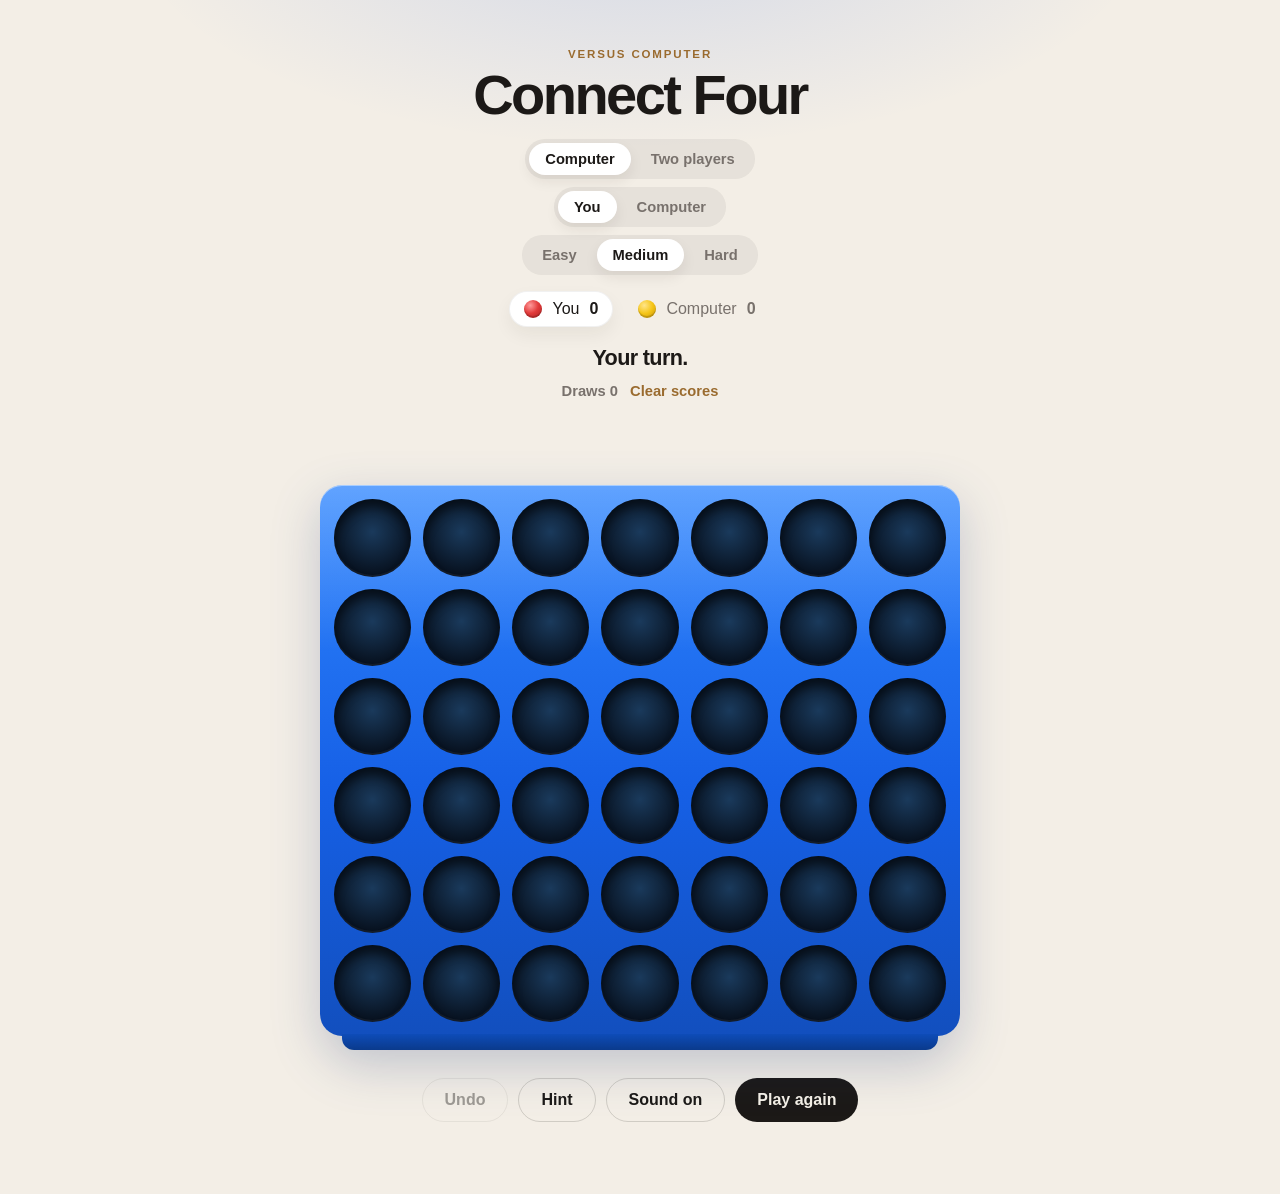
<file: index.html>
<!DOCTYPE html>
<html lang="en">
  <head>
    <meta charset="UTF-8">
    <meta name="viewport" content="width=device-width, initial-scale=1">
    <title>Connect Four</title>
    <link rel="stylesheet" href="styles.css">
  </head>
  <body>
    <main class="app">
      <header class="top">
        <p class="kicker" id="kicker">Versus computer</p>
        <h1>Connect Four</h1>
        <div class="modes" role="group" aria-label="Who plays yellow">
          <button class="mode is-selected" id="mode-computer" type="button" aria-pressed="true">
            Computer
          </button>
          <button class="mode" id="mode-people" type="button" aria-pressed="false">
            Two players
          </button>
        </div>
        <div class="modes" id="starters" role="group" aria-label="Who moves first">
          <button class="mode is-selected" id="start-first" type="button" aria-pressed="true">
            You
          </button>
          <button class="mode" id="start-second" type="button" aria-pressed="false">
            Computer
          </button>
        </div>
        <div class="modes" id="difficulties" role="group" aria-label="Computer difficulty">
          <button class="mode" id="difficulty-easy" type="button" aria-pressed="false">Easy</button>
          <button class="mode is-selected" id="difficulty-medium" type="button" aria-pressed="true">
            Medium
          </button>
          <button class="mode" id="difficulty-hard" type="button" aria-pressed="false">Hard</button>
        </div>
        <div class="players">
          <div class="player" id="player-one">
            <span class="chip red"></span>
            <span id="player-one-name">You</span>
            <span class="tally" id="player-one-score">0</span>
          </div>
          <div class="player" id="player-two">
            <span class="chip yellow"></span>
            <span id="player-two-name">Computer</span>
            <span class="tally" id="player-two-score">0</span>
          </div>
        </div>
        <p class="status" id="status" role="status"></p>
        <p class="draws">
          <span id="draws">Draws 0</span>
          <button class="linkish" id="clear-scores" type="button">Clear scores</button>
        </p>
      </header>

      <div class="stage" id="stage">
        <div class="table">
          <div class="board" id="board" role="group" aria-label="Connect Four board"></div>
          <div class="feet" aria-hidden="true"></div>
        </div>
      </div>

      <div class="actions">
        <button class="secondary" id="undo" type="button">Undo</button>
        <button class="secondary" id="hint" type="button">Hint</button>
        <button class="secondary" id="sound" type="button" aria-pressed="true">Sound on</button>
        <button class="restart" id="restart" type="button">Play again</button>
      </div>
    </main>
    <script src="board.js"></script>
    <script src="ai.js"></script>
    <script src="main.js"></script>
  </body>
</html>
</file>
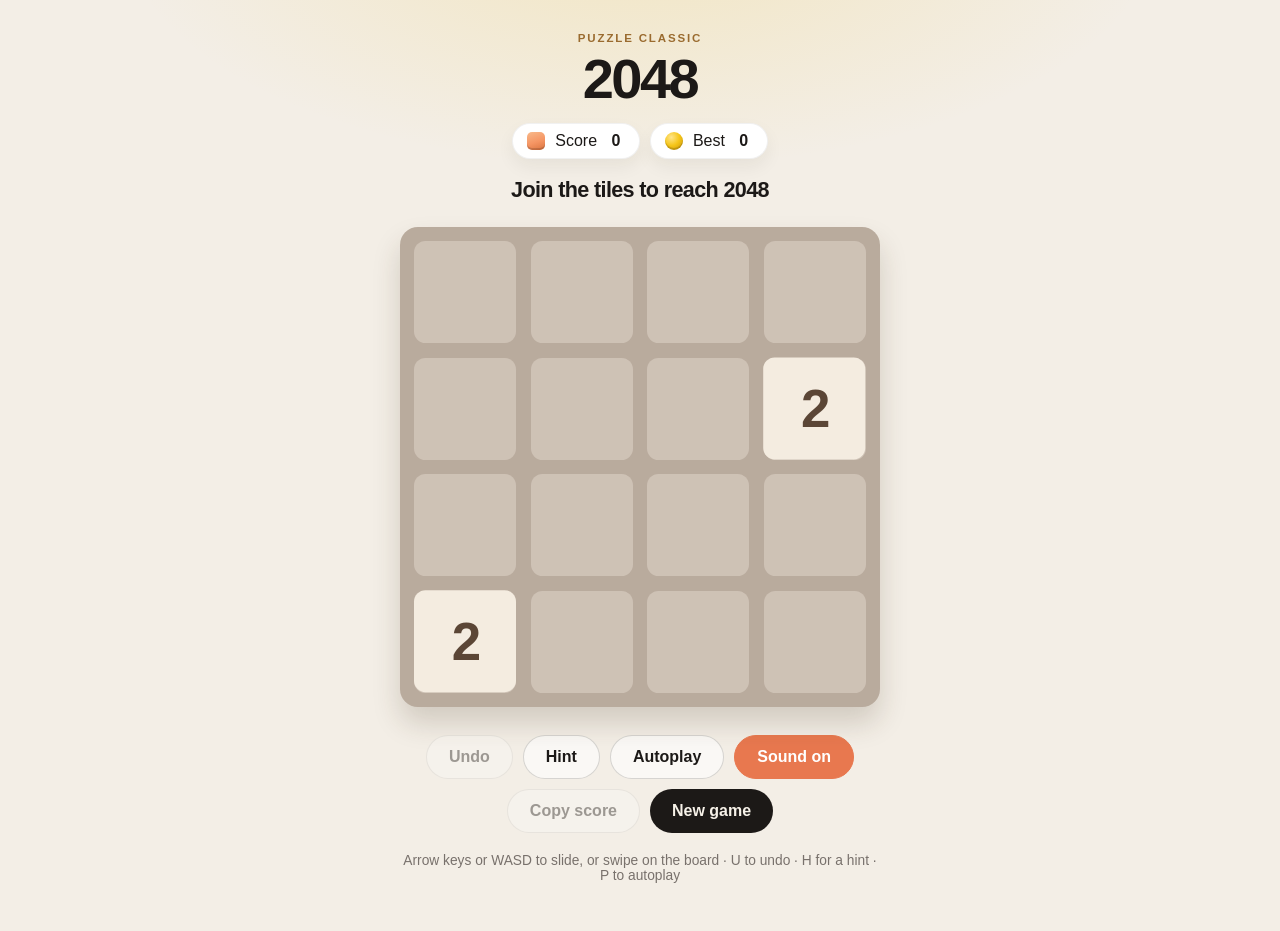
<file: 2048/index.html>
<!DOCTYPE html>
<html lang="en">
  <head>
    <meta charset="UTF-8">
    <meta name="viewport" content="width=device-width, initial-scale=1">
    <title>2048</title>
    <link rel="stylesheet" href="styles.css">
  </head>
  <body>
    <main class="app">
      <header class="top">
        <p class="kicker">Puzzle classic</p>
        <h1>2048</h1>
        <div class="scores">
          <div class="score">
            <span class="chip square"></span>
            <span>Score</span>
            <span class="tally" id="score">0</span>
          </div>
          <div class="score">
            <span class="chip crown"></span>
            <span>Best</span>
            <span class="tally" id="best">0</span>
          </div>
        </div>
        <p class="status" id="status" role="status"></p>
      </header>

      <div class="board" id="board" role="img" aria-label="2048 board">
        <div class="cells" id="cells" aria-hidden="true"></div>
        <div class="tiles" id="tiles" aria-hidden="true"></div>
        <div class="hint" id="hint-arrow" aria-hidden="true"><span class="hint-badge"></span></div>
        <div class="overlay" id="overlay" hidden>
          <p class="overlay-title" id="overlay-title"></p>
          <div class="overlay-actions">
            <button class="secondary" id="keep-going" type="button">Keep going</button>
            <button class="restart" id="try-again" type="button">New game</button>
          </div>
        </div>
      </div>

      <div class="actions">
        <button class="secondary" id="undo" type="button">Undo</button>
        <button class="secondary" id="hint" type="button">Hint</button>
        <button class="secondary" id="auto" type="button" aria-pressed="false">Autoplay</button>
        <button class="secondary" id="sound" type="button" aria-pressed="true">Sound on</button>
        <button class="secondary" id="share" type="button" disabled>Copy score</button>
        <button class="restart" id="restart" type="button">New game</button>
      </div>

      <p class="help" id="help">Arrow keys or WASD to slide, or swipe on the board · U to undo · H for a hint · P to autoplay</p>
    </main>
    <script src="game.js"></script>
    <script src="ai.js"></script>
    <script src="main.js"></script>
  </body>
</html>
</file>
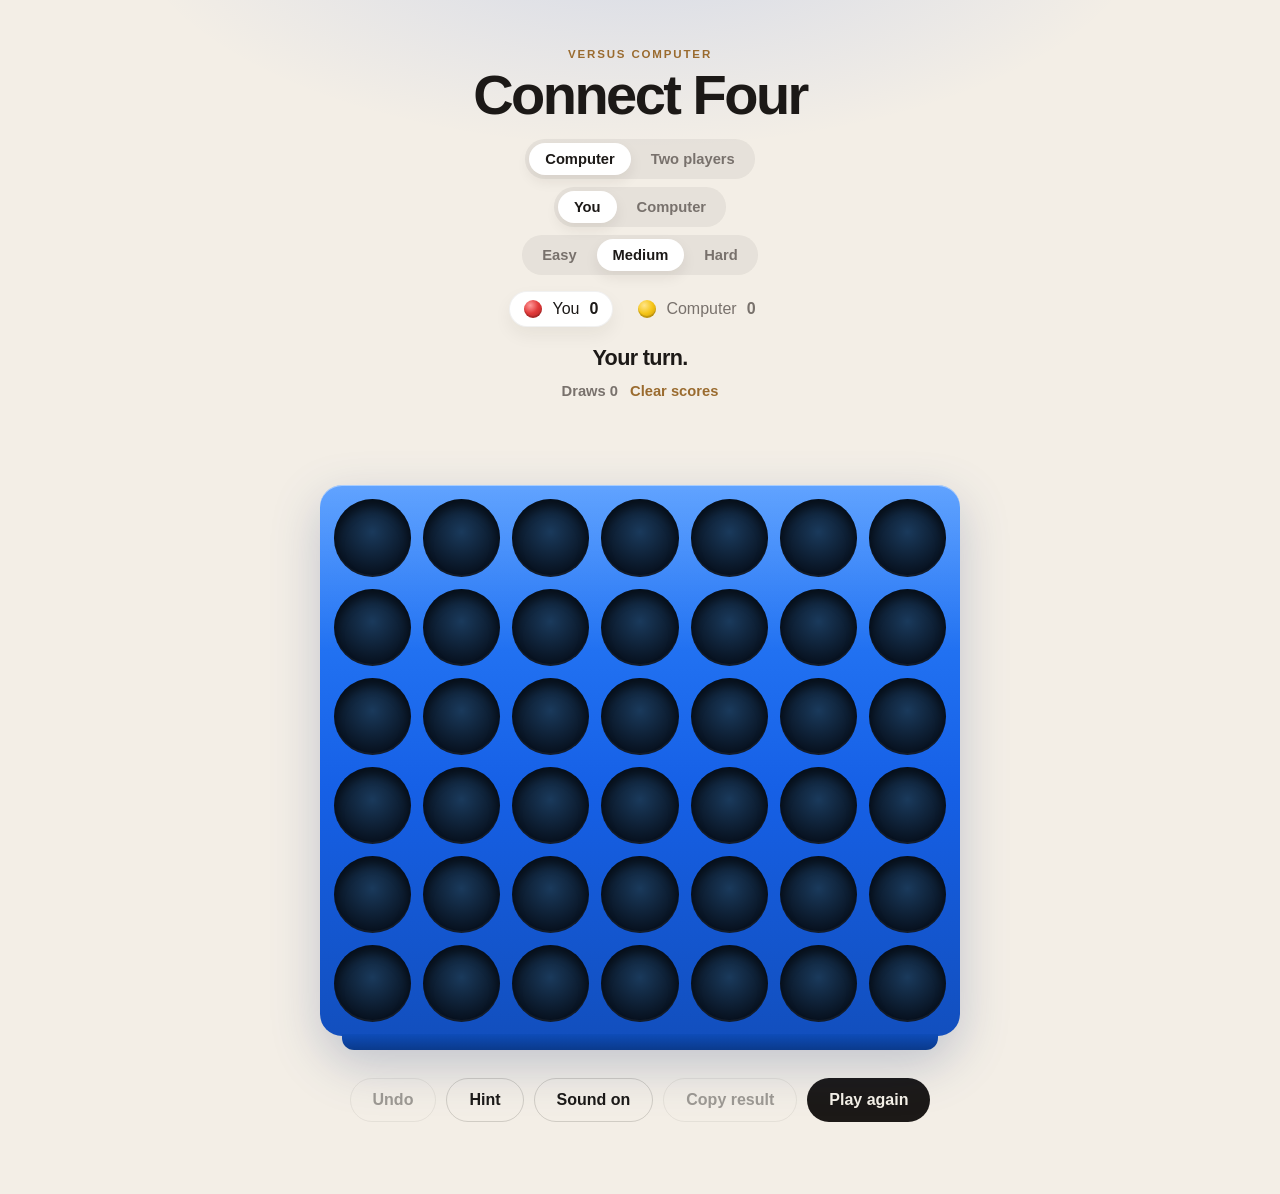
<file: Connect4/index.html>
<!DOCTYPE html>
<html lang="en">
  <head>
    <meta charset="UTF-8">
    <meta name="viewport" content="width=device-width, initial-scale=1">
    <title>Connect Four</title>
    <link rel="stylesheet" href="styles.css">
  </head>
  <body>
    <main class="app">
      <header class="top">
        <p class="kicker" id="kicker">Versus computer</p>
        <h1>Connect Four</h1>
        <div class="modes" role="group" aria-label="Who plays yellow">
          <button class="mode is-selected" id="mode-computer" type="button" aria-pressed="true">
            Computer
          </button>
          <button class="mode" id="mode-people" type="button" aria-pressed="false">
            Two players
          </button>
        </div>
        <div class="modes" id="starters" role="group" aria-label="Who moves first">
          <button class="mode is-selected" id="start-first" type="button" aria-pressed="true">
            You
          </button>
          <button class="mode" id="start-second" type="button" aria-pressed="false">
            Computer
          </button>
        </div>
        <div class="modes" id="difficulties" role="group" aria-label="Computer difficulty">
          <button class="mode" id="difficulty-easy" type="button" aria-pressed="false">Easy</button>
          <button class="mode is-selected" id="difficulty-medium" type="button" aria-pressed="true">
            Medium
          </button>
          <button class="mode" id="difficulty-hard" type="button" aria-pressed="false">Hard</button>
        </div>
        <div class="players">
          <div class="player" id="player-one">
            <span class="chip red"></span>
            <span id="player-one-name">You</span>
            <span class="tally" id="player-one-score">0</span>
          </div>
          <div class="player" id="player-two">
            <span class="chip yellow"></span>
            <span id="player-two-name">Computer</span>
            <span class="tally" id="player-two-score">0</span>
          </div>
        </div>
        <p class="status" id="status" role="status"></p>
        <p class="draws">
          <span id="draws">Draws 0</span>
          <button class="linkish" id="clear-scores" type="button">Clear scores</button>
        </p>
      </header>

      <div class="stage" id="stage">
        <div class="table">
          <div class="board" id="board" role="group" aria-label="Connect Four board"></div>
          <div class="feet" aria-hidden="true"></div>
        </div>
      </div>

      <div class="actions">
        <button class="secondary" id="undo" type="button">Undo</button>
        <button class="secondary" id="hint" type="button">Hint</button>
        <button class="secondary" id="sound" type="button" aria-pressed="true">Sound on</button>
        <button class="secondary" id="share" type="button" disabled>Copy result</button>
        <button class="restart" id="restart" type="button">Play again</button>
      </div>
    </main>
    <script src="board.js"></script>
    <script src="ai.js"></script>
    <script src="main.js"></script>
  </body>
</html>
</file>
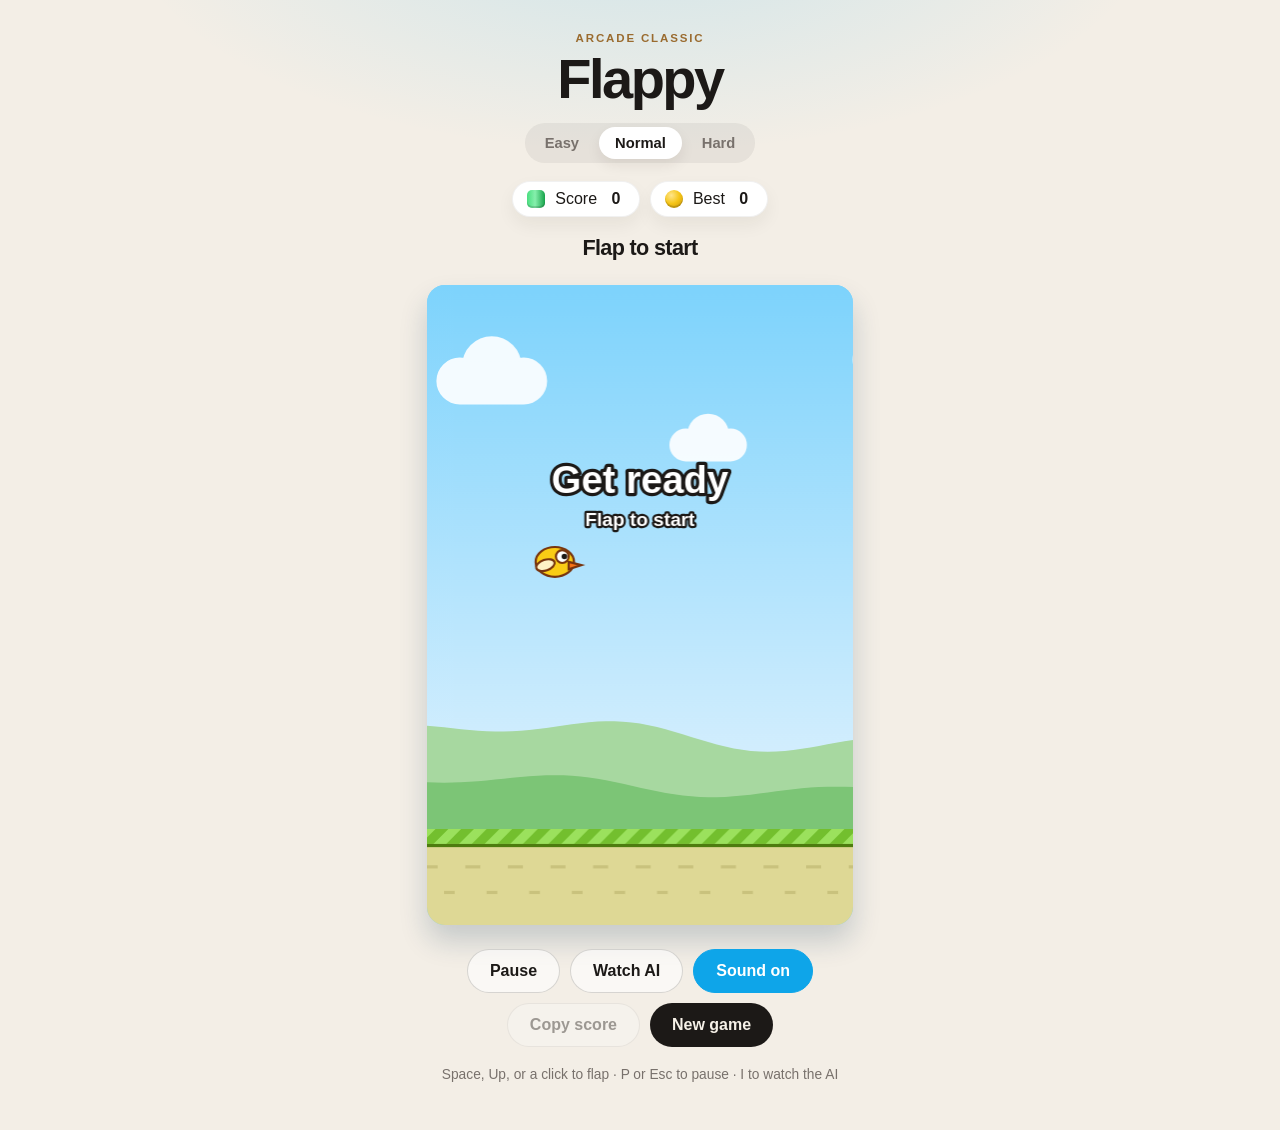
<file: Flappy/index.html>
<!DOCTYPE html>
<html lang="en">
  <head>
    <meta charset="UTF-8">
    <meta name="viewport" content="width=device-width, initial-scale=1">
    <title>Flappy</title>
    <link rel="stylesheet" href="styles.css">
  </head>
  <body>
    <main class="app">
      <header class="top">
        <p class="kicker">Arcade classic</p>
        <h1>Flappy</h1>
        <div class="modes" role="group" aria-label="Difficulty">
          <button class="mode" id="level-easy" type="button" data-level="easy" aria-pressed="false">Easy</button>
          <button class="mode is-selected" id="level-normal" type="button" data-level="normal" aria-pressed="true">Normal</button>
          <button class="mode" id="level-hard" type="button" data-level="hard" aria-pressed="false">Hard</button>
        </div>
        <div class="scores">
          <div class="score">
            <span class="chip pipe"></span>
            <span>Score</span>
            <span class="tally" id="score">0</span>
          </div>
          <div class="score">
            <span class="chip crown"></span>
            <span>Best</span>
            <span class="tally" id="best">0</span>
          </div>
        </div>
        <p class="status" id="status" role="status"></p>
      </header>

      <div class="stage" id="stage">
        <canvas class="field" id="field" width="400" height="600" aria-label="Flappy playing field"></canvas>
      </div>

      <div class="actions">
        <button class="secondary" id="pause" type="button">Pause</button>
        <button class="secondary" id="autopilot" type="button" aria-pressed="false">Watch AI</button>
        <button class="secondary" id="sound" type="button" aria-pressed="true">Sound on</button>
        <button class="secondary" id="share" type="button" disabled>Copy score</button>
        <button class="restart" id="restart" type="button">New game</button>
      </div>

      <p class="help" id="help">Space, Up, or a click to flap · P or Esc to pause · I to watch the AI</p>
    </main>
    <script src="game.js"></script>
    <script src="ai.js"></script>
    <script src="main.js"></script>
  </body>
</html>
</file>
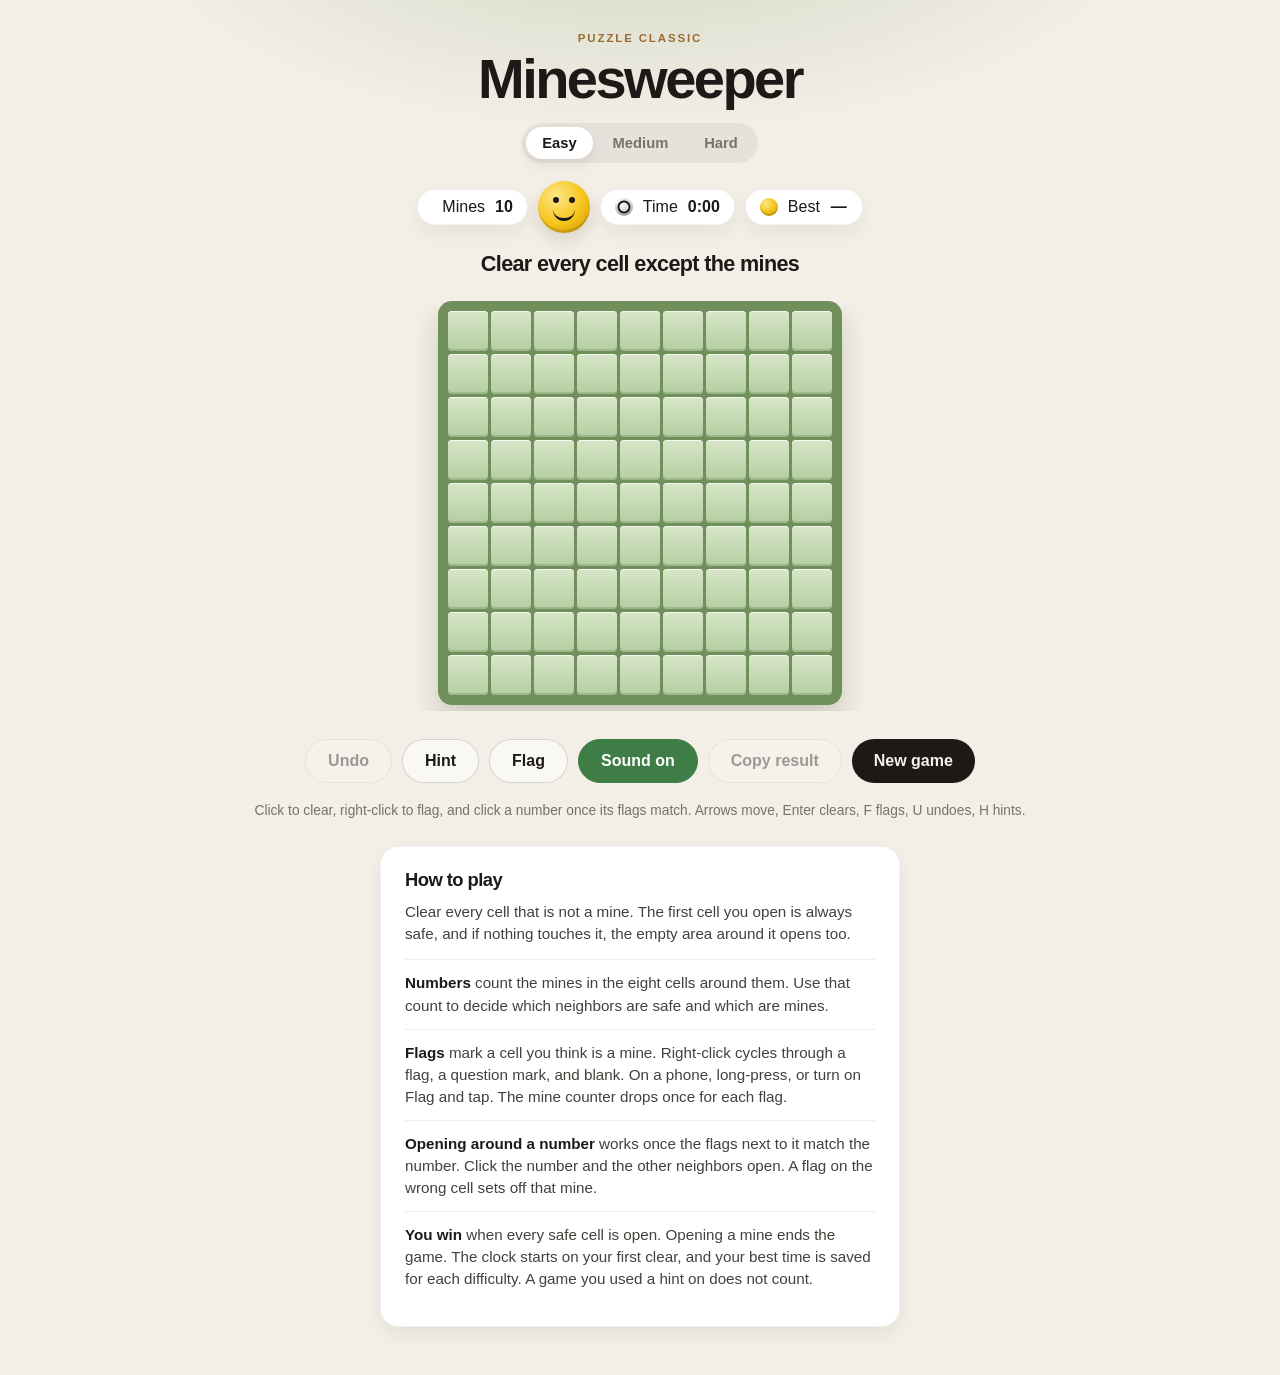
<file: Minesweeper/index.html>
<!DOCTYPE html>
<html lang="en">
  <head>
    <meta charset="UTF-8">
    <meta name="viewport" content="width=device-width, initial-scale=1">
    <title>Minesweeper</title>
    <link rel="stylesheet" href="styles.css">
  </head>
  <body>
    <main class="app">
      <header class="top">
        <p class="kicker">Puzzle classic</p>
        <h1>Minesweeper</h1>
        <div class="modes" role="group" aria-label="Difficulty">
          <button class="mode" id="level-easy" type="button" data-level="easy" aria-pressed="false">Easy</button>
          <button class="mode" id="level-medium" type="button" data-level="medium" aria-pressed="false">Medium</button>
          <button class="mode" id="level-hard" type="button" data-level="hard" aria-pressed="false">Hard</button>
        </div>
        <div class="scores">
          <div class="score">
            <span class="chip mine"></span>
            <span>Mines</span>
            <span class="tally" id="mines">0</span>
          </div>
          <button class="face" id="face" type="button" data-mood="ready" aria-label="New game">
            <span class="eye left"></span>
            <span class="eye right"></span>
            <span class="mouth"></span>
          </button>
          <div class="score">
            <span class="chip clock"></span>
            <span>Time</span>
            <span class="tally" id="time">0:00</span>
          </div>
          <div class="score">
            <span class="chip crown"></span>
            <span>Best</span>
            <span class="tally" id="best">—</span>
          </div>
        </div>
        <p class="status" id="status" role="status"></p>
      </header>

      <div class="stage" id="stage">
        <div class="board" id="board" role="grid" aria-label="Minesweeper board"></div>
      </div>

      <div class="actions">
        <button class="secondary" id="undo" type="button">Undo</button>
        <button class="secondary" id="hint" type="button">Hint</button>
        <button class="secondary" id="flag-mode" type="button" aria-pressed="false">Flag</button>
        <button class="secondary" id="sound" type="button" aria-pressed="true">Sound on</button>
        <button class="secondary" id="share" type="button" disabled>Copy result</button>
        <button class="restart" id="restart" type="button">New game</button>
      </div>

      <p class="help" id="help">Click to clear, right-click to flag, and click a number once its flags match. Arrows move, Enter clears, F flags, U undoes, H hints.</p>

      <section class="guide" aria-labelledby="guide-title">
        <h2 id="guide-title">How to play</h2>
        <p>Clear every cell that is not a mine. The first cell you open is always safe, and if nothing touches it, the empty area around it opens too.</p>
        <ul>
          <li>
            <strong>Numbers</strong> count the mines in the eight cells around them. Use that count to decide which neighbors are safe and which are mines.
          </li>
          <li>
            <strong>Flags</strong> mark a cell you think is a mine. Right-click cycles through a flag, a question mark, and blank. On a phone, long-press, or turn on Flag and tap. The mine counter drops once for each flag.
          </li>
          <li>
            <strong>Opening around a number</strong> works once the flags next to it match the number. Click the number and the other neighbors open. A flag on the wrong cell sets off that mine.
          </li>
          <li>
            <strong>You win</strong> when every safe cell is open. Opening a mine ends the game. The clock starts on your first clear, and your best time is saved for each difficulty. A game you used a hint on does not count.
          </li>
        </ul>
      </section>
    </main>
    <script src="game.js"></script>
    <script src="ai.js"></script>
    <script src="main.js"></script>
  </body>
</html>
</file>
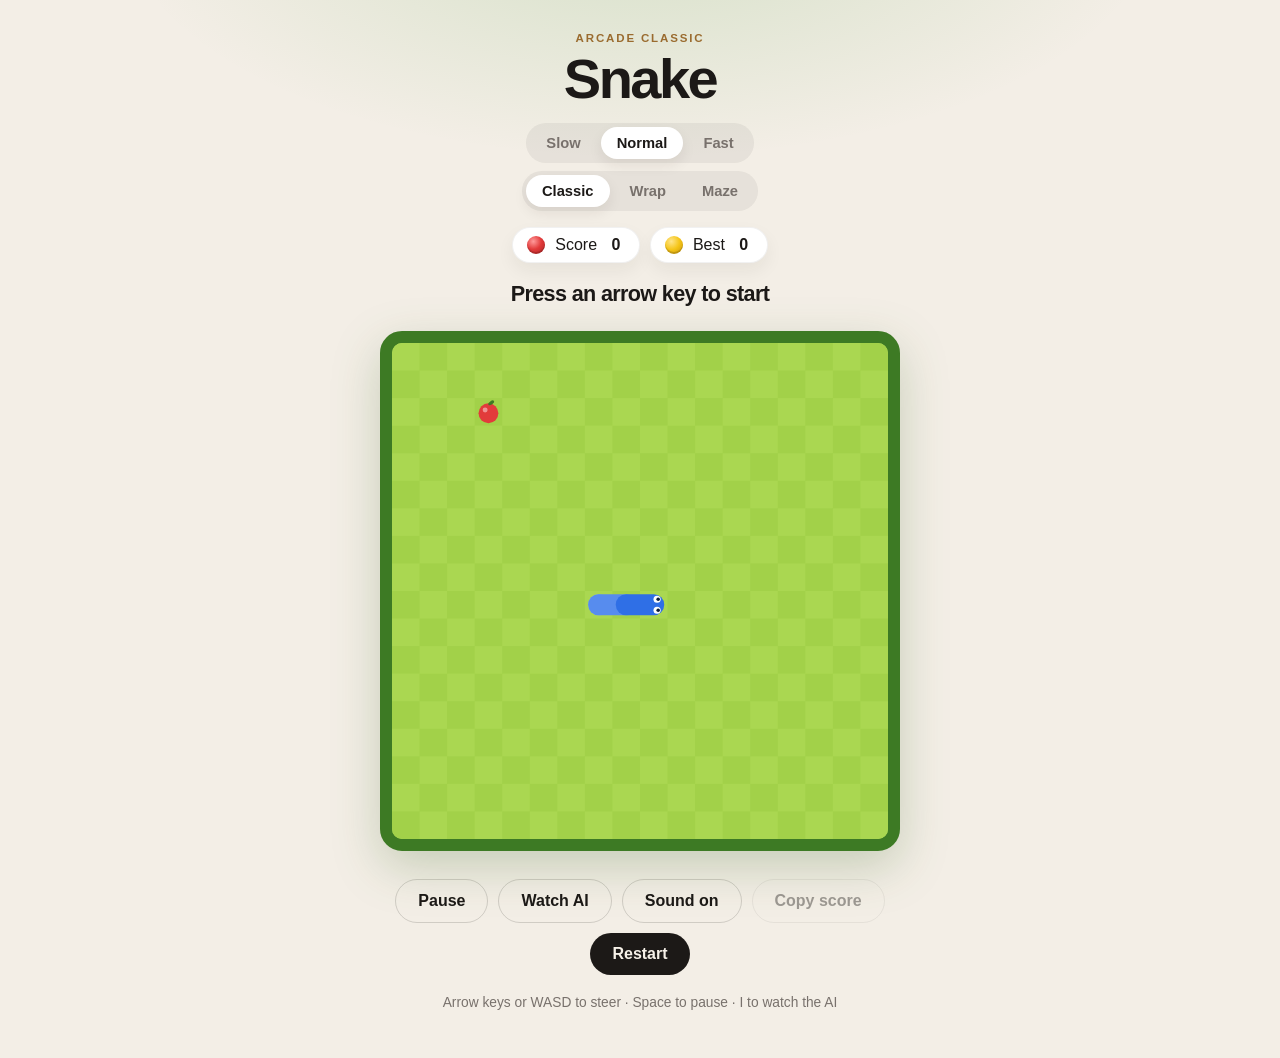
<file: Snake/index.html>
<!DOCTYPE html>
<html lang="en">
  <head>
    <meta charset="UTF-8">
    <meta name="viewport" content="width=device-width, initial-scale=1">
    <title>Snake</title>
    <link rel="stylesheet" href="styles.css">
  </head>
  <body>
    <main class="app">
      <header class="top">
        <p class="kicker">Arcade classic</p>
        <h1>Snake</h1>
        <div class="modes" role="group" aria-label="Speed">
          <button class="mode" data-speed="slow" type="button" aria-pressed="false">Slow</button>
          <button class="mode" data-speed="normal" type="button" aria-pressed="false">Normal</button>
          <button class="mode" data-speed="fast" type="button" aria-pressed="false">Fast</button>
        </div>
        <div class="modes" role="group" aria-label="Mode">
          <button class="mode" data-mode="classic" type="button" aria-pressed="false">Classic</button>
          <button class="mode" data-mode="wrap" type="button" aria-pressed="false">Wrap</button>
          <button class="mode" data-mode="maze" type="button" aria-pressed="false">Maze</button>
        </div>
        <div class="scores">
          <div class="score">
            <span class="chip apple"></span>
            <span>Score</span>
            <span class="tally" id="score">0</span>
          </div>
          <div class="score">
            <span class="chip crown"></span>
            <span>Best</span>
            <span class="tally" id="best">0</span>
          </div>
        </div>
        <p class="status" id="status" role="status"></p>
      </header>

      <div class="stage" id="stage">
        <canvas class="board" id="board" role="img" aria-label="Snake board"></canvas>
      </div>

      <div class="pad" role="group" aria-label="Direction controls">
        <button class="arrow up" data-direction="up" type="button" aria-label="Up">▲</button>
        <button class="arrow left" data-direction="left" type="button" aria-label="Left">◀</button>
        <button class="arrow down" data-direction="down" type="button" aria-label="Down">▼</button>
        <button class="arrow right" data-direction="right" type="button" aria-label="Right">▶</button>
      </div>

      <div class="actions">
        <button class="secondary" id="pause" type="button">Pause</button>
        <button class="secondary" id="autopilot" type="button" aria-pressed="false">Watch AI</button>
        <button class="secondary" id="sound" type="button" aria-pressed="true">Sound on</button>
        <button class="secondary" id="share" type="button" disabled>Copy score</button>
        <button class="restart" id="restart" type="button">Restart</button>
      </div>

      <p class="help">Arrow keys or WASD to steer · Space to pause · I to watch the AI</p>
    </main>
    <script src="game.js"></script>
    <script src="ai.js"></script>
    <script src="main.js"></script>
  </body>
</html>
</file>
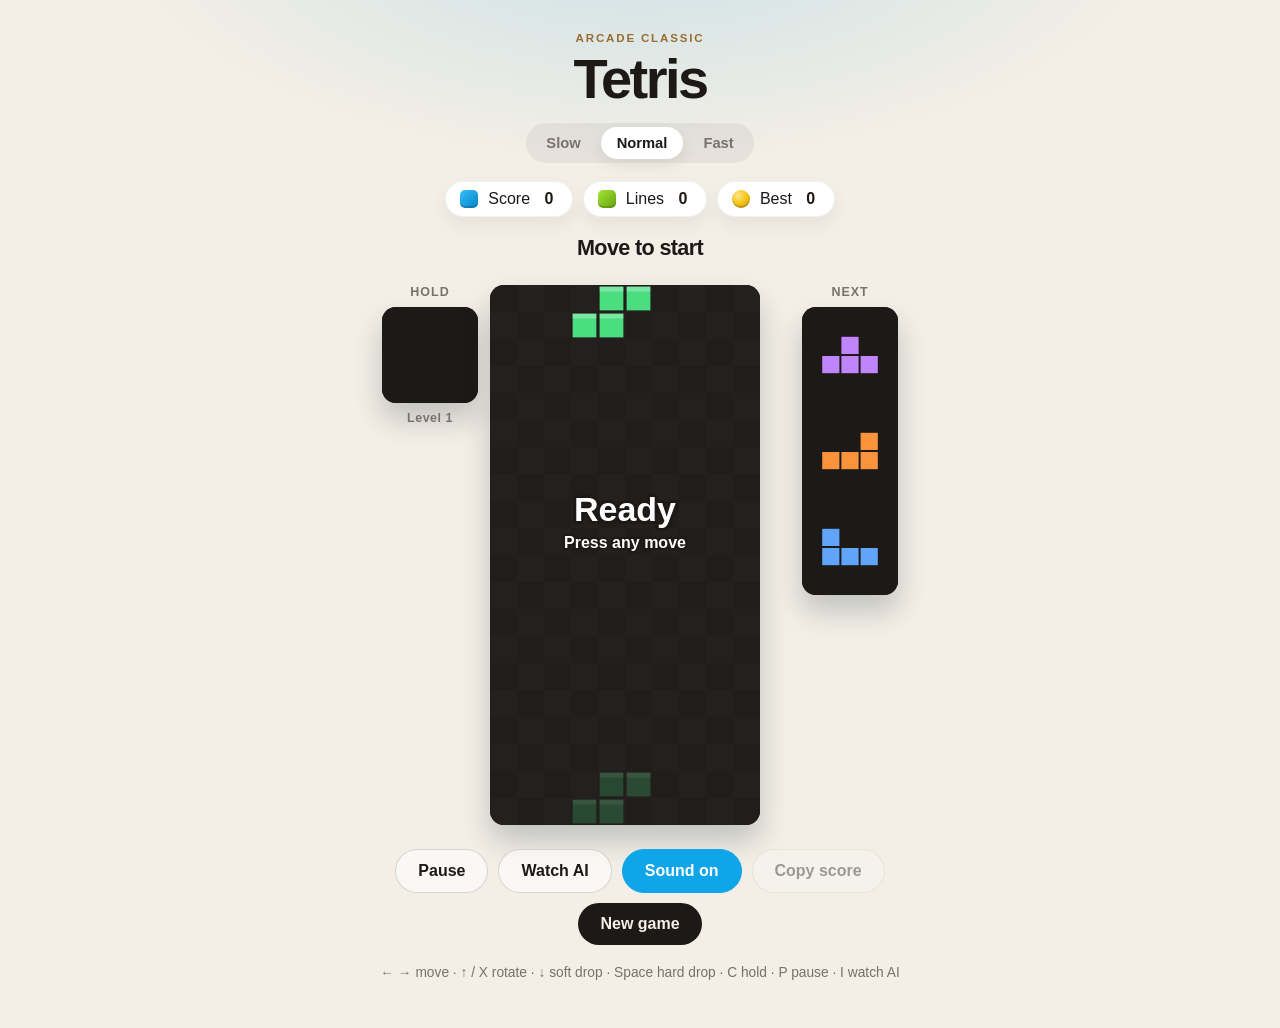
<file: Tetris/index.html>
<!DOCTYPE html>
<html lang="en">
  <head>
    <meta charset="UTF-8">
    <meta name="viewport" content="width=device-width, initial-scale=1">
    <title>Tetris</title>
    <link rel="stylesheet" href="styles.css">
  </head>
  <body>
    <main class="app">
      <header class="top">
        <p class="kicker">Arcade classic</p>
        <h1>Tetris</h1>
        <div class="modes" role="group" aria-label="Speed">
          <button class="mode" id="speed-slow" type="button" data-speed="slow" aria-pressed="false">Slow</button>
          <button class="mode is-selected" id="speed-normal" type="button" data-speed="normal" aria-pressed="true">Normal</button>
          <button class="mode" id="speed-fast" type="button" data-speed="fast" aria-pressed="false">Fast</button>
        </div>
        <div class="scores">
          <div class="score">
            <span class="chip block"></span>
            <span>Score</span>
            <span class="tally" id="score">0</span>
          </div>
          <div class="score">
            <span class="chip lines"></span>
            <span>Lines</span>
            <span class="tally" id="lines">0</span>
          </div>
          <div class="score">
            <span class="chip crown"></span>
            <span>Best</span>
            <span class="tally" id="best">0</span>
          </div>
        </div>
        <p class="status" id="status" role="status"></p>
      </header>

      <div class="stage" id="stage">
        <aside class="rail" aria-label="Hold">
          <p class="rail-label">Hold</p>
          <canvas class="mini" id="hold" width="96" height="96" aria-hidden="true"></canvas>
          <p class="rail-meta">Level <span id="level">1</span></p>
        </aside>
        <canvas class="field" id="field" width="300" height="600" aria-label="Tetris playing field"></canvas>
        <aside class="rail" aria-label="Next pieces">
          <p class="rail-label">Next</p>
          <canvas class="mini" id="next" width="96" height="288" aria-hidden="true"></canvas>
        </aside>
      </div>

      <div class="pad" role="group" aria-label="Piece controls">
        <button class="arrow" id="pad-hold" type="button" aria-label="Hold">H</button>
        <button class="arrow" id="pad-left" type="button" aria-label="Left">◀</button>
        <button class="arrow" id="pad-rotate" type="button" aria-label="Rotate">↻</button>
        <button class="arrow" id="pad-right" type="button" aria-label="Right">▶</button>
        <button class="arrow" id="pad-soft" type="button" aria-label="Soft drop">▼</button>
        <button class="arrow wide" id="pad-hard" type="button" aria-label="Hard drop">Drop</button>
      </div>

      <div class="actions">
        <button class="secondary" id="pause" type="button">Pause</button>
        <button class="secondary" id="autopilot" type="button" aria-pressed="false">Watch AI</button>
        <button class="secondary" id="sound" type="button" aria-pressed="true">Sound on</button>
        <button class="secondary" id="share" type="button" disabled>Copy score</button>
        <button class="restart" id="restart" type="button">New game</button>
      </div>

      <p class="help" id="help">← → move · ↑ / X rotate · ↓ soft drop · Space hard drop · C hold · P pause · I watch AI</p>
    </main>
    <script src="game.js"></script>
    <script src="ai.js"></script>
    <script src="main.js"></script>
  </body>
</html>
</file>
<file: styles.css>
*,
*::before,
*::after {
  box-sizing: border-box;
}

body {
  margin: 0;
  min-height: 100vh;
  color: #1c1917;
  font-family: "Avenir Next", "Segoe UI", sans-serif;
  background:
    radial-gradient(900px 420px at 50% -8%, rgba(37, 99, 235, 0.16), transparent 58%),
    #f3eee6;
}

button {
  font: inherit;
}

.app {
  width: min(640px, calc(100% - 32px));
  margin: 0 auto;
  padding: 48px 0 72px;
}

.top {
  text-align: center;
}

.kicker {
  margin: 0 0 8px;
  color: #9a6b2f;
  font-size: 0.72rem;
  font-weight: 700;
  letter-spacing: 0.16em;
  text-transform: uppercase;
}

h1 {
  margin: 0;
  font-size: clamp(2.5rem, 6vw, 3.5rem);
  font-weight: 750;
  letter-spacing: -0.045em;
  line-height: 0.95;
}

.modes {
  display: flex;
  justify-content: center;
  width: fit-content;
  margin: 18px auto 0;
  padding: 4px;
  gap: 4px;
  border-radius: 999px;
  background: rgba(28, 25, 23, 0.06);
}

.modes + .modes {
  margin-top: 8px;
}

.modes[hidden] {
  display: none !important;
}

.mode {
  border: 0;
  border-radius: 999px;
  padding: 8px 16px;
  background: transparent;
  color: #78716c;
  font-size: 0.92rem;
  font-weight: 650;
  cursor: pointer;
}

.mode.is-selected {
  background: #fff;
  color: #1c1917;
  box-shadow: 0 6px 14px rgba(40, 30, 10, 0.08);
}

.mode:focus-visible {
  outline: 3px solid #1c1917;
  outline-offset: 2px;
}

.players {
  display: flex;
  justify-content: center;
  gap: 10px;
  margin-top: 16px;
}

.player {
  display: flex;
  align-items: center;
  gap: 10px;
  padding: 8px 14px;
  border: 1px solid transparent;
  border-radius: 999px;
  color: #78716c;
}

.player.is-active {
  color: #1c1917;
  background: #fff;
  border-color: rgba(28, 25, 23, 0.06);
  box-shadow: 0 8px 18px rgba(40, 30, 10, 0.06);
}

.player.is-thinking .chip {
  animation: pulse 0.9s ease-in-out infinite;
}

.tally {
  min-width: 1ch;
  font-variant-numeric: tabular-nums;
  font-weight: 750;
}

.draws {
  display: flex;
  justify-content: center;
  align-items: center;
  gap: 12px;
  margin: 8px 0 0;
  color: #78716c;
  font-size: 0.92rem;
  font-weight: 650;
}

.linkish {
  border: 0;
  padding: 0;
  background: none;
  color: #9a6b2f;
  font-weight: 700;
  cursor: pointer;
}

.linkish:hover {
  color: #1c1917;
}

.linkish:focus-visible {
  outline: 3px solid #1c1917;
  outline-offset: 3px;
}

.chip,
.ghost,
.disc {
  border-radius: 50%;
}

.chip {
  width: 18px;
  height: 18px;
  box-shadow: inset 0 -2px 0 rgba(0, 0, 0, 0.15);
}

.chip.red,
.ghost.red,
.disc.red {
  background: radial-gradient(circle at 35% 30%, #ff9a9a, #e23b3b 46%, #a81f1f);
}

.chip.yellow,
.ghost.yellow,
.disc.yellow {
  background: radial-gradient(circle at 35% 30%, #ffe58a, #f5c518 48%, #c49008);
}

.status {
  min-height: 1.4em;
  margin: 18px 0 0;
  font-size: 1.35rem;
  font-weight: 650;
  letter-spacing: -0.03em;
}

.stage {
  padding-top: 86px;
}

.table {
  filter: drop-shadow(0 16px 24px rgba(18, 52, 120, 0.22));
}

.board {
  --gap: 12px;
  display: grid;
  grid-template-columns: repeat(7, minmax(0, 1fr));
  gap: var(--gap);
  padding: 14px;
  border-radius: 22px;
  background:
    linear-gradient(180deg, rgba(255, 255, 255, 0.24), rgba(255, 255, 255, 0) 30%),
    linear-gradient(180deg, #2f86ff 0%, #1660e6 55%, #124fbe 100%);
  box-shadow: inset 0 1px 0 rgba(255, 255, 255, 0.45);
}

.column {
  position: relative;
  display: grid;
  gap: var(--gap);
  padding: 0;
  border: 0;
  border-radius: 12px;
  background: transparent;
  cursor: pointer;
}

.column:focus-visible {
  outline: 3px solid rgba(255, 255, 255, 0.92);
  outline-offset: 3px;
}

.column:disabled {
  cursor: not-allowed;
}

.stage.is-over .column:disabled {
  cursor: default;
}

.stage.is-thinking .column:disabled {
  cursor: progress;
}

.column::before {
  content: "";
  position: absolute;
  inset: 0;
  border-radius: 12px;
  pointer-events: none;
}

.column:hover::before,
.column:focus-visible::before {
  background: rgba(255, 255, 255, 0.08);
}

.column:disabled::before {
  background: transparent;
}

.column.is-hint::before {
  background: rgba(255, 255, 255, 0.18);
  box-shadow: inset 0 0 0 3px rgba(255, 255, 255, 0.85);
  animation: hint 0.9s ease-in-out infinite;
}

.column.is-hint .ghost {
  opacity: 0.95;
}

.ghost {
  position: absolute;
  left: 50%;
  bottom: calc(100% + 12px);
  width: 78%;
  aspect-ratio: 1;
  opacity: 0;
  transform: translateX(-50%);
  pointer-events: none;
  box-shadow:
    inset 0 -5px 6px rgba(0, 0, 0, 0.16),
    0 6px 8px rgba(0, 0, 0, 0.12);
  transition: opacity 120ms linear;
}

.column:hover .ghost,
.column:focus-visible .ghost {
  opacity: 0.95;
}

.column:disabled .ghost {
  opacity: 0;
}

.slot {
  display: grid;
  place-items: center;
  aspect-ratio: 1;
  border-radius: 50%;
  background: radial-gradient(circle at 50% 42%, #1a3a5c 0%, #07111f 72%);
  box-shadow:
    inset 0 8px 10px rgba(0, 0, 0, 0.45),
    inset 0 -2px 0 rgba(255, 255, 255, 0.05);
}

.disc {
  position: relative;
  width: 86%;
  height: 86%;
  box-shadow:
    inset 0 -6px 8px rgba(0, 0, 0, 0.18),
    0 5px 8px rgba(0, 0, 0, 0.16);
}

.disc::after {
  content: "";
  position: absolute;
  top: 12%;
  left: 18%;
  width: 42%;
  height: 28%;
  border-radius: 50%;
  background: rgba(255, 255, 255, 0.42);
  transform: rotate(-18deg);
}

.disc.is-falling {
  animation: fall 0.34s cubic-bezier(0.2, 0.75, 0.25, 1);
}

.slot.is-last .disc::before {
  content: "";
  position: absolute;
  inset: 30%;
  border: 3px solid rgba(255, 255, 255, 0.9);
  border-radius: 50%;
  box-shadow: 0 0 0 1px rgba(0, 0, 0, 0.12);
}

.slot.is-win .disc {
  box-shadow:
    0 0 0 3px #fff8ea,
    0 0 16px rgba(255, 248, 234, 0.85),
    inset 0 -6px 8px rgba(0, 0, 0, 0.18);
}

.feet {
  height: 16px;
  margin: -2px 22px 0;
  border-radius: 0 0 12px 12px;
  background: linear-gradient(180deg, #0e4cb8, #0a3a8c);
}

.actions {
  display: flex;
  flex-wrap: wrap;
  justify-content: center;
  gap: 10px;
  margin-top: 28px;
}

.restart,
.secondary {
  display: block;
  margin: 0;
  padding: 12px 22px;
  border-radius: 999px;
  font-weight: 650;
  cursor: pointer;
}

.restart {
  border: 0;
  background: #1c1917;
  color: #f6f1e8;
}

.secondary {
  border: 1px solid rgba(28, 25, 23, 0.16);
  background: transparent;
  color: #1c1917;
}

.secondary:hover {
  background: rgba(28, 25, 23, 0.05);
}

.secondary:disabled {
  opacity: 0.4;
  cursor: not-allowed;
}

.restart:hover {
  background: #292524;
}

.restart:focus-visible,
.secondary:focus-visible {
  outline: 3px solid #1c1917;
  outline-offset: 3px;
}

@keyframes fall {
  from {
    transform: translateY(calc(var(--fall) * -1));
  }
  to {
    transform: translateY(0);
  }
}

@keyframes pulse {
  50% {
    transform: scale(0.86);
  }
}

@keyframes hint {
  50% {
    opacity: 0.45;
  }
}

@media (max-width: 560px) {
  .board,
  .column {
    --gap: 8px;
  }

  .board {
    padding: 10px;
    border-radius: 16px;
  }

  .stage {
    padding-top: 64px;
  }
}

@media (prefers-reduced-motion: reduce) {
  .ghost {
    transition: none;
  }

  .disc.is-falling,
  .player.is-thinking .chip,
  .column.is-hint::before {
    animation: none;
  }
}
</file>
<file: 2048/styles.css>
*,
*::before,
*::after {
  box-sizing: border-box;
}

body {
  margin: 0;
  min-height: 100vh;
  color: #1c1917;
  font-family: "Avenir Next", "Segoe UI", sans-serif;
  background:
    radial-gradient(900px 420px at 50% -8%, rgba(237, 194, 46, 0.2), transparent 58%),
    #f3eee6;
}

button {
  font: inherit;
}

.app {
  width: min(480px, calc(100% - 32px));
  margin: 0 auto;
  padding: 32px 0 48px;
}

.top {
  text-align: center;
}

.kicker {
  margin: 0 0 8px;
  color: #9a6b2f;
  font-size: 0.72rem;
  font-weight: 700;
  letter-spacing: 0.16em;
  text-transform: uppercase;
}

h1 {
  margin: 0;
  font-size: clamp(2.5rem, 6vw, 3.5rem);
  font-weight: 750;
  letter-spacing: -0.045em;
  line-height: 0.95;
}

.scores {
  display: flex;
  justify-content: center;
  gap: 10px;
  margin-top: 18px;
}

.score {
  position: relative;
  display: flex;
  align-items: center;
  gap: 10px;
  padding: 8px 14px;
  border: 1px solid rgba(28, 25, 23, 0.06);
  border-radius: 999px;
  background: #fff;
  box-shadow: 0 8px 18px rgba(40, 30, 10, 0.06);
}

.bump {
  position: absolute;
  right: 12px;
  bottom: 70%;
  color: #e8743f;
  font-weight: 800;
  pointer-events: none;
  animation: bump 650ms ease-out forwards;
}

@keyframes bump {
  from {
    opacity: 1;
    translate: 0 0;
  }
  to {
    opacity: 0;
    translate: 0 -22px;
  }
}

@media (prefers-reduced-motion: reduce) {
  .bump {
    animation-name: fade-out;
  }
}

@keyframes fade-out {
  to {
    opacity: 0;
  }
}

.tally {
  min-width: 2ch;
  font-variant-numeric: tabular-nums;
  font-weight: 750;
}

.chip {
  width: 18px;
  height: 18px;
  border-radius: 50%;
  box-shadow: inset 0 -2px 0 rgba(0, 0, 0, 0.15);
}

.chip.square {
  border-radius: 5px;
  background: linear-gradient(160deg, #f8b98a, #f59563 55%, #d9733f);
}

.chip.crown {
  background: radial-gradient(circle at 35% 30%, #ffe58a, #f5c518 48%, #c49008);
}

.status {
  min-height: 1.4em;
  margin: 18px 0 0;
  font-size: 1.35rem;
  font-weight: 650;
  letter-spacing: -0.03em;
}

/* Sizes inside the board use cqw (1% of the board's width): a 3cqw gap around
   and between four 21.25cqw cells. */
.board {
  position: relative;
  width: min(100%, max(280px, 100svh - 300px));
  aspect-ratio: 1;
  margin: 20px auto 0;
  border-radius: 18px;
  background: #b9ab9d;
  box-shadow: 0 16px 28px rgba(60, 45, 20, 0.18);
  container-type: inline-size;
  touch-action: none;
  user-select: none;
  -webkit-user-select: none;
}

.cells,
.tiles {
  position: absolute;
  inset: 3cqw;
}

.cells {
  display: grid;
  grid-template-columns: repeat(4, 1fr);
  gap: 3cqw;
}

.cell {
  border-radius: 2.4cqw;
  background: rgba(238, 228, 218, 0.4);
}

/* --x and --y are the tile's column and row. */
.tile {
  position: absolute;
  top: 0;
  left: 0;
  display: grid;
  place-items: center;
  width: 21.25cqw;
  height: 21.25cqw;
  border-radius: 2.4cqw;
  translate: calc(var(--x) * 24.25cqw) calc(var(--y) * 24.25cqw);
  transition: translate 110ms ease-in-out;
  background: #f4ece0;
  color: #5b4636;
  font-size: 11cqw;
  font-weight: 800;
  letter-spacing: -0.04em;
  font-variant-numeric: tabular-nums;
}

.tile[data-digits="3"] { font-size: 9cqw; }
.tile[data-digits="4"] { font-size: 6.8cqw; }
.tile[data-digits="5"] { font-size: 5.4cqw; }

.tile[data-value="4"] { background: #efdfc4; }
.tile[data-value="8"] { background: #f3b27a; color: #fff; }
.tile[data-value="16"] { background: #f59563; color: #fff; }
.tile[data-value="32"] { background: #f67c5f; color: #fff; }
.tile[data-value="64"] { background: #ef5b3b; color: #fff; }
.tile[data-value="128"] { background: #edcf72; color: #fff; box-shadow: 0 0 18px rgba(237, 194, 46, 0.25); }
.tile[data-value="256"] { background: #edcc61; color: #fff; box-shadow: 0 0 20px rgba(237, 194, 46, 0.32); }
.tile[data-value="512"] { background: #edc850; color: #fff; box-shadow: 0 0 22px rgba(237, 194, 46, 0.4); }
.tile[data-value="1024"] { background: #edc53f; color: #fff; box-shadow: 0 0 24px rgba(237, 194, 46, 0.48); }
.tile[data-value="2048"] { background: #edc22e; color: #fff; box-shadow: 0 0 28px rgba(237, 194, 46, 0.6); }
.tile.is-super { background: #3c3a32; color: #fff; }

.hint {
  position: absolute;
  inset: 0;
  z-index: 2;
  display: grid;
  place-items: center;
  pointer-events: none;
  opacity: 0;
}

.hint-badge {
  display: grid;
  place-items: center;
  width: 30cqw;
  height: 30cqw;
  border-radius: 50%;
  background: rgba(255, 255, 255, 0.88);
  box-shadow: 0 10px 30px rgba(40, 30, 10, 0.25);
  color: #1c1917;
  font-size: 18cqw;
  font-weight: 800;
  line-height: 1;
}

.hint.is-showing {
  animation: hint 1300ms ease-in-out;
}

/* --dx and --dy point the nudge the way the hint says to slide. */
@keyframes hint {
  0% {
    opacity: 0;
    translate: 0 0;
  }
  20%,
  70% {
    opacity: 1;
  }
  45% {
    translate: calc(var(--dx) * 5cqw) calc(var(--dy) * 5cqw);
  }
  100% {
    opacity: 0;
    translate: 0 0;
  }
}

@keyframes hint-still {
  20%,
  70% {
    opacity: 1;
  }
}

.overlay {
  position: absolute;
  inset: 0;
  display: grid;
  place-content: center;
  gap: 18px;
  border-radius: 18px;
  background: rgba(243, 238, 230, 0.78);
  backdrop-filter: blur(2px);
  text-align: center;
  animation: fade-in 260ms ease-out;
}

.overlay[hidden] {
  display: none;
}

.overlay.is-won {
  background: rgba(237, 194, 46, 0.55);
}

.overlay-title {
  margin: 0;
  font-size: 9cqw;
  font-weight: 800;
  letter-spacing: -0.04em;
}

.overlay-actions {
  display: flex;
  justify-content: center;
  gap: 10px;
}

@keyframes fade-in {
  from { opacity: 0; }
}

.actions {
  display: flex;
  flex-wrap: wrap;
  justify-content: center;
  gap: 10px;
  margin-top: 28px;
}

.restart {
  display: block;
  margin: 0;
  padding: 12px 22px;
  border: 0;
  border-radius: 999px;
  background: #1c1917;
  color: #f6f1e8;
  font-weight: 650;
  cursor: pointer;
}

.restart:hover {
  background: #292524;
}

.secondary {
  display: block;
  margin: 0;
  padding: 12px 22px;
  border: 1px solid rgba(28, 25, 23, 0.16);
  border-radius: 999px;
  background: rgba(255, 255, 255, 0.6);
  color: #1c1917;
  font-weight: 650;
  cursor: pointer;
}

.secondary:hover {
  background: #fff;
}

.secondary[aria-pressed="true"] {
  border-color: #e8784f;
  background: #e8784f;
  color: #fff;
}

.secondary[hidden] {
  display: none;
}

.secondary:disabled {
  opacity: 0.4;
  cursor: not-allowed;
}

.secondary:disabled:hover {
  background: rgba(255, 255, 255, 0.6);
}

.restart:focus-visible,
.secondary:focus-visible {
  outline: 3px solid #1c1917;
  outline-offset: 3px;
}

/* Tiles are positioned with `translate`, which applies after `scale`, so a tile
   grows around its own center instead of drifting away from its cell. */
.tile.is-new {
  animation: appear 180ms ease-out;
}

.tile.is-merged {
  z-index: 1;
  animation: pop 200ms ease-out;
}

@keyframes appear {
  from {
    opacity: 0;
    scale: 0.2;
  }
}

@keyframes pop {
  45% {
    scale: 1.18;
  }
}

@media (prefers-reduced-motion: reduce) {
  .tile {
    transition: none;
  }

  .tile.is-new,
  .tile.is-merged {
    animation: none;
  }

  .hint.is-showing {
    animation-name: hint-still;
  }
}

.help {
  margin: 20px 0 0;
  color: #78716c;
  font-size: 0.86rem;
  text-align: center;
}
</file>
<file: Connect4/styles.css>
*,
*::before,
*::after {
  box-sizing: border-box;
}

body {
  margin: 0;
  min-height: 100vh;
  color: #1c1917;
  font-family: "Avenir Next", "Segoe UI", sans-serif;
  background:
    radial-gradient(900px 420px at 50% -8%, rgba(37, 99, 235, 0.16), transparent 58%),
    #f3eee6;
}

button {
  font: inherit;
}

.app {
  width: min(640px, calc(100% - 32px));
  margin: 0 auto;
  padding: 48px 0 72px;
}

.top {
  text-align: center;
}

.kicker {
  margin: 0 0 8px;
  color: #9a6b2f;
  font-size: 0.72rem;
  font-weight: 700;
  letter-spacing: 0.16em;
  text-transform: uppercase;
}

h1 {
  margin: 0;
  font-size: clamp(2.5rem, 6vw, 3.5rem);
  font-weight: 750;
  letter-spacing: -0.045em;
  line-height: 0.95;
}

.modes {
  display: flex;
  justify-content: center;
  width: fit-content;
  margin: 18px auto 0;
  padding: 4px;
  gap: 4px;
  border-radius: 999px;
  background: rgba(28, 25, 23, 0.06);
}

.modes + .modes {
  margin-top: 8px;
}

.modes[hidden] {
  display: none !important;
}

.mode {
  border: 0;
  border-radius: 999px;
  padding: 8px 16px;
  background: transparent;
  color: #78716c;
  font-size: 0.92rem;
  font-weight: 650;
  cursor: pointer;
}

.mode.is-selected {
  background: #fff;
  color: #1c1917;
  box-shadow: 0 6px 14px rgba(40, 30, 10, 0.08);
}

.mode:focus-visible {
  outline: 3px solid #1c1917;
  outline-offset: 2px;
}

.players {
  display: flex;
  justify-content: center;
  gap: 10px;
  margin-top: 16px;
}

.player {
  display: flex;
  align-items: center;
  gap: 10px;
  padding: 8px 14px;
  border: 1px solid transparent;
  border-radius: 999px;
  color: #78716c;
}

.player.is-active {
  color: #1c1917;
  background: #fff;
  border-color: rgba(28, 25, 23, 0.06);
  box-shadow: 0 8px 18px rgba(40, 30, 10, 0.06);
}

.player.is-thinking .chip {
  animation: pulse 0.9s ease-in-out infinite;
}

.tally {
  min-width: 1ch;
  font-variant-numeric: tabular-nums;
  font-weight: 750;
}

.draws {
  display: flex;
  justify-content: center;
  align-items: center;
  gap: 12px;
  margin: 8px 0 0;
  color: #78716c;
  font-size: 0.92rem;
  font-weight: 650;
}

.linkish {
  border: 0;
  padding: 0;
  background: none;
  color: #9a6b2f;
  font-weight: 700;
  cursor: pointer;
}

.linkish:hover {
  color: #1c1917;
}

.linkish:focus-visible {
  outline: 3px solid #1c1917;
  outline-offset: 3px;
}

.chip,
.ghost,
.disc {
  border-radius: 50%;
}

.chip {
  width: 18px;
  height: 18px;
  box-shadow: inset 0 -2px 0 rgba(0, 0, 0, 0.15);
}

.chip.red,
.ghost.red,
.disc.red {
  background: radial-gradient(circle at 35% 30%, #ff9a9a, #e23b3b 46%, #a81f1f);
}

.chip.yellow,
.ghost.yellow,
.disc.yellow {
  background: radial-gradient(circle at 35% 30%, #ffe58a, #f5c518 48%, #c49008);
}

.status {
  min-height: 1.4em;
  margin: 18px 0 0;
  font-size: 1.35rem;
  font-weight: 650;
  letter-spacing: -0.03em;
}

.stage {
  padding-top: 86px;
}

.table {
  filter: drop-shadow(0 16px 24px rgba(18, 52, 120, 0.22));
}

.board {
  --gap: 12px;
  display: grid;
  grid-template-columns: repeat(7, minmax(0, 1fr));
  gap: var(--gap);
  padding: 14px;
  border-radius: 22px;
  background:
    linear-gradient(180deg, rgba(255, 255, 255, 0.24), rgba(255, 255, 255, 0) 30%),
    linear-gradient(180deg, #2f86ff 0%, #1660e6 55%, #124fbe 100%);
  box-shadow: inset 0 1px 0 rgba(255, 255, 255, 0.45);
}

.column {
  position: relative;
  display: grid;
  gap: var(--gap);
  padding: 0;
  border: 0;
  border-radius: 12px;
  background: transparent;
  cursor: pointer;
}

.column:focus-visible {
  outline: 3px solid rgba(255, 255, 255, 0.92);
  outline-offset: 3px;
}

.column:disabled {
  cursor: not-allowed;
}

.stage.is-over .column:disabled {
  cursor: default;
}

.stage.is-thinking .column:disabled {
  cursor: progress;
}

.column::before {
  content: "";
  position: absolute;
  inset: 0;
  border-radius: 12px;
  pointer-events: none;
}

.column:hover::before,
.column:focus-visible::before {
  background: rgba(255, 255, 255, 0.08);
}

.column:disabled::before {
  background: transparent;
}

.column.is-hint::before {
  background: rgba(255, 255, 255, 0.18);
  box-shadow: inset 0 0 0 3px rgba(255, 255, 255, 0.85);
  animation: hint 0.9s ease-in-out infinite;
}

.column.is-hint .ghost {
  opacity: 0.95;
}

.ghost {
  position: absolute;
  left: 50%;
  bottom: calc(100% + 12px);
  width: 78%;
  aspect-ratio: 1;
  opacity: 0;
  transform: translateX(-50%);
  pointer-events: none;
  box-shadow:
    inset 0 -5px 6px rgba(0, 0, 0, 0.16),
    0 6px 8px rgba(0, 0, 0, 0.12);
  transition: opacity 120ms linear;
}

.column:hover .ghost,
.column:focus-visible .ghost {
  opacity: 0.95;
}

.column:disabled .ghost {
  opacity: 0;
}

.slot {
  display: grid;
  place-items: center;
  aspect-ratio: 1;
  border-radius: 50%;
  background: radial-gradient(circle at 50% 42%, #1a3a5c 0%, #07111f 72%);
  box-shadow:
    inset 0 8px 10px rgba(0, 0, 0, 0.45),
    inset 0 -2px 0 rgba(255, 255, 255, 0.05);
}

.disc {
  position: relative;
  width: 86%;
  height: 86%;
  box-shadow:
    inset 0 -6px 8px rgba(0, 0, 0, 0.18),
    0 5px 8px rgba(0, 0, 0, 0.16);
}

.disc::after {
  content: "";
  position: absolute;
  top: 12%;
  left: 18%;
  width: 42%;
  height: 28%;
  border-radius: 50%;
  background: rgba(255, 255, 255, 0.42);
  transform: rotate(-18deg);
}

.disc.is-falling {
  animation: fall 0.34s cubic-bezier(0.2, 0.75, 0.25, 1);
}

.slot.is-last .disc::before {
  content: "";
  position: absolute;
  inset: 30%;
  border: 3px solid rgba(255, 255, 255, 0.9);
  border-radius: 50%;
  box-shadow: 0 0 0 1px rgba(0, 0, 0, 0.12);
}

.slot.is-win .disc {
  box-shadow:
    0 0 0 3px #fff8ea,
    0 0 16px rgba(255, 248, 234, 0.85),
    inset 0 -6px 8px rgba(0, 0, 0, 0.18);
}

.feet {
  height: 16px;
  margin: -2px 22px 0;
  border-radius: 0 0 12px 12px;
  background: linear-gradient(180deg, #0e4cb8, #0a3a8c);
}

.actions {
  display: flex;
  flex-wrap: wrap;
  justify-content: center;
  gap: 10px;
  margin-top: 28px;
}

.restart,
.secondary {
  display: block;
  margin: 0;
  padding: 12px 22px;
  border-radius: 999px;
  font-weight: 650;
  cursor: pointer;
}

.restart {
  border: 0;
  background: #1c1917;
  color: #f6f1e8;
}

.secondary {
  border: 1px solid rgba(28, 25, 23, 0.16);
  background: transparent;
  color: #1c1917;
}

.secondary:hover {
  background: rgba(28, 25, 23, 0.05);
}

.secondary:disabled {
  opacity: 0.4;
  cursor: not-allowed;
}

.restart:hover {
  background: #292524;
}

.restart:focus-visible,
.secondary:focus-visible {
  outline: 3px solid #1c1917;
  outline-offset: 3px;
}

@keyframes fall {
  from {
    transform: translateY(calc(var(--fall) * -1));
  }
  to {
    transform: translateY(0);
  }
}

@keyframes pulse {
  50% {
    transform: scale(0.86);
  }
}

@keyframes hint {
  50% {
    opacity: 0.45;
  }
}

@media (max-width: 560px) {
  .board,
  .column {
    --gap: 8px;
  }

  .board {
    padding: 10px;
    border-radius: 16px;
  }

  .stage {
    padding-top: 64px;
  }
}

@media (prefers-reduced-motion: reduce) {
  .ghost {
    transition: none;
  }

  .disc.is-falling,
  .player.is-thinking .chip,
  .column.is-hint::before {
    animation: none;
  }
}
</file>
<file: Flappy/styles.css>
*,
*::before,
*::after {
  box-sizing: border-box;
}

body {
  margin: 0;
  min-height: 100vh;
  color: #1c1917;
  font-family: "Avenir Next", "Segoe UI", sans-serif;
  background:
    radial-gradient(900px 420px at 50% -8%, rgba(56, 189, 248, 0.2), transparent 58%),
    #f3eee6;
}

button {
  font: inherit;
}

.app {
  width: min(440px, calc(100% - 32px));
  margin: 0 auto;
  padding: 32px 0 48px;
}

.top {
  text-align: center;
}

.kicker {
  margin: 0 0 8px;
  color: #9a6b2f;
  font-size: 0.72rem;
  font-weight: 700;
  letter-spacing: 0.16em;
  text-transform: uppercase;
}

h1 {
  margin: 0;
  font-size: clamp(2.5rem, 6vw, 3.5rem);
  font-weight: 750;
  letter-spacing: -0.045em;
  line-height: 0.95;
}

.modes {
  display: flex;
  justify-content: center;
  width: fit-content;
  margin: 18px auto 0;
  padding: 4px;
  gap: 4px;
  border-radius: 999px;
  background: rgba(28, 25, 23, 0.06);
}

.mode {
  border: 0;
  border-radius: 999px;
  padding: 8px 16px;
  background: transparent;
  color: #78716c;
  font-size: 0.92rem;
  font-weight: 650;
  cursor: pointer;
}

.mode.is-selected {
  background: #fff;
  color: #1c1917;
  box-shadow: 0 6px 14px rgba(40, 30, 10, 0.08);
}

.mode:focus-visible {
  outline: 3px solid #1c1917;
  outline-offset: 2px;
}

.scores {
  display: flex;
  justify-content: center;
  gap: 10px;
  margin-top: 18px;
}

.score {
  display: flex;
  align-items: center;
  gap: 10px;
  padding: 8px 14px;
  border: 1px solid rgba(28, 25, 23, 0.06);
  border-radius: 999px;
  background: #fff;
  box-shadow: 0 8px 18px rgba(40, 30, 10, 0.06);
}

.tally {
  min-width: 2ch;
  font-variant-numeric: tabular-nums;
  font-weight: 750;
}

.chip {
  width: 18px;
  height: 18px;
  border-radius: 50%;
  box-shadow: inset 0 -2px 0 rgba(0, 0, 0, 0.15);
}

.chip.pipe {
  border-radius: 5px;
  background: linear-gradient(90deg, #4ade80, #86efac 45%, #16a34a);
}

.chip.crown {
  background: radial-gradient(circle at 35% 30%, #ffe58a, #f5c518 48%, #c49008);
}

.status {
  min-height: 1.4em;
  margin: 18px 0 0;
  font-size: 1.35rem;
  font-weight: 650;
  letter-spacing: -0.03em;
}

.stage {
  margin-top: 20px;
}

.stage.is-shaking {
  animation: shake 380ms ease-out;
}

@keyframes shake {
  0%,
  100% { transform: translateX(0); }
  15% { transform: translateX(-8px); }
  30% { transform: translateX(7px); }
  45% { transform: translateX(-5px); }
  60% { transform: translateX(3px); }
  80% { transform: translateX(-2px); }
}

@media (prefers-reduced-motion: reduce) {
  .stage.is-shaking {
    animation: none;
  }
}

/* The canvas keeps the field's 2:3 shape and shrinks to fit short screens. */
.field {
  display: block;
  width: min(100%, max(240px, (100svh - 260px) * 2 / 3));
  aspect-ratio: 2 / 3;
  margin: 0 auto;
  border-radius: 18px;
  background: #7dd3fc;
  box-shadow: 0 16px 28px rgba(20, 60, 90, 0.2);
  cursor: pointer;
  touch-action: manipulation;
  user-select: none;
  -webkit-user-select: none;
  -webkit-tap-highlight-color: transparent;
}

.actions {
  display: flex;
  flex-wrap: wrap;
  justify-content: center;
  gap: 10px;
  margin-top: 24px;
}

.restart,
.secondary {
  display: block;
  margin: 0;
  padding: 12px 22px;
  border-radius: 999px;
  font-weight: 650;
  cursor: pointer;
}

.restart {
  border: 0;
  background: #1c1917;
  color: #f6f1e8;
}

.restart:hover {
  background: #292524;
}

.secondary {
  border: 1px solid rgba(28, 25, 23, 0.16);
  background: rgba(255, 255, 255, 0.6);
  color: #1c1917;
}

.secondary:hover {
  background: #fff;
}

.secondary[aria-pressed="true"] {
  border-color: #0ea5e9;
  background: #0ea5e9;
  color: #fff;
}

.secondary:disabled {
  opacity: 0.4;
  cursor: not-allowed;
}

.secondary:disabled:hover {
  background: rgba(255, 255, 255, 0.6);
}

.restart:focus-visible,
.secondary:focus-visible {
  outline: 3px solid #1c1917;
  outline-offset: 3px;
}

.help {
  margin: 20px 0 0;
  color: #78716c;
  font-size: 0.86rem;
  text-align: center;
}
</file>
<file: Minesweeper/styles.css>
*,
*::before,
*::after {
  box-sizing: border-box;
}

body {
  margin: 0;
  min-height: 100vh;
  color: #1c1917;
  font-family: "Avenir Next", "Segoe UI", sans-serif;
  background:
    radial-gradient(900px 420px at 50% -8%, rgba(74, 124, 63, 0.22), transparent 58%),
    #f3eee6;
}

button {
  font: inherit;
}

.app {
  width: min(920px, calc(100% - 32px));
  margin: 0 auto;
  padding: 32px 0 48px;
}

.top {
  text-align: center;
}

.kicker {
  margin: 0 0 8px;
  color: #9a6b2f;
  font-size: 0.72rem;
  font-weight: 700;
  letter-spacing: 0.16em;
  text-transform: uppercase;
}

h1 {
  margin: 0;
  font-size: clamp(2.5rem, 6vw, 3.5rem);
  font-weight: 750;
  letter-spacing: -0.045em;
  line-height: 0.95;
}

.modes {
  display: flex;
  justify-content: center;
  width: fit-content;
  margin: 18px auto 0;
  padding: 4px;
  gap: 4px;
  border-radius: 999px;
  background: rgba(28, 25, 23, 0.06);
}

.mode {
  border: 0;
  border-radius: 999px;
  padding: 8px 16px;
  background: transparent;
  color: #78716c;
  font-size: 0.92rem;
  font-weight: 650;
  cursor: pointer;
}

.mode.is-selected {
  background: #fff;
  color: #1c1917;
  box-shadow: 0 6px 14px rgba(40, 30, 10, 0.08);
}

.mode:focus-visible {
  outline: 3px solid #1c1917;
  outline-offset: 2px;
}

.scores {
  display: flex;
  flex-wrap: wrap;
  align-items: center;
  justify-content: center;
  gap: 10px;
  margin-top: 18px;
}

.face {
  position: relative;
  width: 52px;
  height: 52px;
  padding: 0;
  border: 0;
  border-radius: 50%;
  background: radial-gradient(circle at 35% 30%, #ffe58a, #f5c518 55%, #c49008);
  box-shadow:
    inset 0 -3px 0 rgba(0, 0, 0, 0.12),
    0 8px 16px rgba(40, 30, 10, 0.12);
  cursor: pointer;
}

.face:focus-visible {
  outline: 3px solid #1c1917;
  outline-offset: 3px;
}

.eye {
  position: absolute;
  top: 16px;
  width: 6px;
  height: 6px;
  border-radius: 50%;
  background: #1c1917;
}

.eye.left { left: 15px; }
.eye.right { right: 15px; }

.mouth {
  position: absolute;
  left: 15px;
  right: 15px;
  top: 28px;
  height: 12px;
  border-bottom: 3px solid #1c1917;
  border-radius: 0 0 14px 14px;
}

.face[data-mood="down"] .mouth {
  top: 30px;
  left: 20px;
  right: 20px;
  height: 8px;
  border: 0;
  border-radius: 50%;
  background: #1c1917;
}

.face[data-mood="lost"] .mouth {
  top: 32px;
  border-bottom: 0;
  border-top: 3px solid #1c1917;
  border-radius: 14px 14px 0 0;
}

.face[data-mood="won"] .eye {
  height: 8px;
  border-radius: 0;
  background: transparent;
  border-top: 3px solid #1c1917;
}

.face[data-mood="won"] .eye.left { rotate: -18deg; }
.face[data-mood="won"] .eye.right { rotate: 18deg; }

.score {
  display: flex;
  align-items: center;
  gap: 10px;
  padding: 8px 14px;
  border: 1px solid rgba(28, 25, 23, 0.06);
  border-radius: 999px;
  background: #fff;
  box-shadow: 0 8px 18px rgba(40, 30, 10, 0.06);
}

.tally {
  min-width: 2ch;
  font-variant-numeric: tabular-nums;
  font-weight: 750;
}

.chip {
  width: 18px;
  height: 18px;
  border-radius: 50%;
  box-shadow: inset 0 -2px 0 rgba(0, 0, 0, 0.15);
}

.chip.mine {
  background: radial-gradient(circle at 35% 30%, #6b6560, #1c1917 62%);
}

.chip.clock {
  background:
    radial-gradient(circle at 50% 50%, transparent 0 4px, #1c1917 5px 6px, transparent 7px),
    radial-gradient(circle at 35% 30%, #fff, #d6d3d1 55%, #a8a29e);
}

.chip.crown {
  background: radial-gradient(circle at 35% 30%, #ffe58a, #f5c518 48%, #c49008);
}

.status {
  min-height: 1.4em;
  margin: 18px 0 0;
  font-size: 1.35rem;
  font-weight: 650;
  letter-spacing: -0.03em;
}

.stage {
  margin-top: 20px;
  overflow-x: auto;
  padding-bottom: 6px;
}

.stage.is-shaking {
  animation: shake 380ms ease-out;
}

@keyframes shake {
  0%,
  100% { transform: translateX(0); }
  15% { transform: translateX(-8px); }
  30% { transform: translateX(7px); }
  45% { transform: translateX(-5px); }
  60% { transform: translateX(3px); }
  80% { transform: translateX(-2px); }
}

.board {
  --cell: clamp(18px, calc((min(880px, 100vw) - 48px) / var(--cols)), 40px);
  display: grid;
  grid-template-columns: repeat(var(--cols), var(--cell));
  gap: 3px;
  width: fit-content;
  margin: 0 auto;
  padding: 10px;
  border-radius: 14px;
  background: #6f8f5b;
  box-shadow: 0 16px 28px rgba(40, 50, 20, 0.18);
  user-select: none;
  -webkit-user-select: none;
}

.cell {
  position: relative;
  display: grid;
  place-items: center;
  width: var(--cell);
  height: var(--cell);
  padding: 0;
  border: 0;
  border-radius: 4px;
  background: linear-gradient(180deg, #d7e6c8 0%, #b5cea2 100%);
  box-shadow:
    inset 0 1px 0 rgba(255, 255, 255, 0.75),
    inset 0 -2px 0 rgba(60, 80, 40, 0.18);
  color: #1c1917;
  font-weight: 800;
  font-size: calc(var(--cell) * 0.52);
  line-height: 1;
  font-variant-numeric: tabular-nums;
  cursor: pointer;
  touch-action: manipulation;
  -webkit-tap-highlight-color: transparent;
}

.cell.is-cursor {
  z-index: 1;
  outline: 2px solid #1c1917;
  outline-offset: -3px;
}

.cell:active:not(.is-open) {
  background: #c5d9b4;
  box-shadow: inset 0 2px 3px rgba(40, 60, 20, 0.18);
}

.cell.is-open {
  background: #e7f0df;
  box-shadow: inset 0 0 0 1px rgba(70, 90, 50, 0.08);
  cursor: default;
}

.cell.is-open[data-n] {
  cursor: pointer;
}

.cell[data-n="1"] { color: #2563eb; }
.cell[data-n="2"] { color: #15803d; }
.cell[data-n="3"] { color: #dc2626; }
.cell[data-n="4"] { color: #1d4ed8; }
.cell[data-n="5"] { color: #9f1239; }
.cell[data-n="6"] { color: #0f766e; }
.cell[data-n="7"] { color: #1c1917; }
.cell[data-n="8"] { color: #78716c; }

.cell.is-question {
  color: #78716c;
}

.cell.is-hit {
  background: #e23b3b;
}

.cell.is-wrong::after {
  content: "×";
  position: absolute;
  color: #e23b3b;
  font-size: 1.15em;
  font-weight: 800;
  line-height: 1;
}

.flag {
  position: relative;
  width: 0.08em;
  height: 1.15em;
  border-radius: 1px;
  background: #292524;
  font-size: calc(var(--cell) * 0.62);
}

.flag::before {
  content: "";
  position: absolute;
  left: 100%;
  top: 0;
  border-top: 0.32em solid transparent;
  border-bottom: 0.32em solid transparent;
  border-left: 0.62em solid #e23b3b;
}

.cell.is-fresh {
  animation: pop 180ms ease-out;
}

.cell.is-hint {
  animation: hint-pulse 900ms ease-in-out 2;
  box-shadow:
    inset 0 0 0 2px #e8b423,
    inset 0 1px 0 rgba(255, 255, 255, 0.75);
}

@keyframes hint-pulse {
  50% { filter: brightness(1.12); }
}

@keyframes pop {
  from { scale: 0.82; }
}

.mine {
  position: relative;
  width: 68%;
  height: 68%;
  background:
    linear-gradient(#1c1917, #1c1917) center / 14% 100% no-repeat,
    linear-gradient(#1c1917, #1c1917) center / 100% 14% no-repeat;
}

.mine-cross {
  position: absolute;
  inset: 0;
  rotate: 45deg;
  background:
    linear-gradient(#1c1917, #1c1917) center / 14% 100% no-repeat,
    linear-gradient(#1c1917, #1c1917) center / 100% 14% no-repeat;
}

.mine-ball {
  position: absolute;
  inset: 22%;
  border-radius: 50%;
  background: radial-gradient(circle at 35% 30%, #8d8882, #1c1917 62%);
}

.actions {
  display: flex;
  flex-wrap: wrap;
  justify-content: center;
  gap: 10px;
  margin-top: 28px;
}

.restart {
  display: block;
  margin: 0;
  padding: 12px 22px;
  border: 0;
  border-radius: 999px;
  background: #1c1917;
  color: #f6f1e8;
  font-weight: 650;
  cursor: pointer;
}

.restart:hover {
  background: #292524;
}

.secondary {
  display: block;
  margin: 0;
  padding: 12px 22px;
  border: 1px solid rgba(28, 25, 23, 0.16);
  border-radius: 999px;
  background: rgba(255, 255, 255, 0.6);
  color: #1c1917;
  font-weight: 650;
  cursor: pointer;
}

.secondary:hover {
  background: #fff;
}

.secondary:disabled {
  opacity: 0.4;
  cursor: not-allowed;
}

.secondary:disabled:hover {
  background: rgba(255, 255, 255, 0.6);
}

.secondary[aria-pressed="true"] {
  border-color: #3f7d46;
  background: #3f7d46;
  color: #fff;
}

.restart:focus-visible,
.secondary:focus-visible {
  outline: 3px solid #1c1917;
  outline-offset: 3px;
}

.help {
  margin: 20px 0 0;
  color: #78716c;
  font-size: 0.86rem;
  text-align: center;
}

.guide {
  width: min(100%, 520px);
  margin: 28px auto 0;
  padding: 22px 24px 8px;
  border: 1px solid rgba(28, 25, 23, 0.06);
  border-radius: 18px;
  background: #fff;
  box-shadow: 0 8px 18px rgba(40, 30, 10, 0.06);
  text-align: left;
}

.guide h2 {
  margin: 0;
  font-size: 1.15rem;
  font-weight: 750;
  letter-spacing: -0.03em;
}

.guide p,
.guide li {
  color: #44403c;
  font-size: 0.95rem;
  line-height: 1.45;
}

.guide p {
  margin: 10px 0 0;
}

.guide ul {
  margin: 14px 0 16px;
  padding: 0;
  list-style: none;
}

.guide li {
  margin: 0;
  padding: 12px 0;
  border-top: 1px solid rgba(28, 25, 23, 0.08);
}

.guide strong {
  color: #1c1917;
}

@media (prefers-reduced-motion: reduce) {
  .cell.is-fresh,
  .cell.is-hint,
  .stage.is-shaking {
    animation: none;
  }
}
</file>
<file: Snake/styles.css>
*,
*::before,
*::after {
  box-sizing: border-box;
}

body {
  margin: 0;
  min-height: 100vh;
  color: #1c1917;
  font-family: "Avenir Next", "Segoe UI", sans-serif;
  background:
    radial-gradient(900px 420px at 50% -8%, rgba(76, 160, 60, 0.18), transparent 58%),
    #f3eee6;
}

button {
  font: inherit;
}

.app {
  width: min(520px, calc(100% - 32px));
  margin: 0 auto;
  padding: 32px 0 48px;
}

.top {
  text-align: center;
}

.kicker {
  margin: 0 0 8px;
  color: #9a6b2f;
  font-size: 0.72rem;
  font-weight: 700;
  letter-spacing: 0.16em;
  text-transform: uppercase;
}

h1 {
  margin: 0;
  font-size: clamp(2.5rem, 6vw, 3.5rem);
  font-weight: 750;
  letter-spacing: -0.045em;
  line-height: 0.95;
}

.modes {
  display: flex;
  justify-content: center;
  width: fit-content;
  margin: 18px auto 0;
  padding: 4px;
  gap: 4px;
  border-radius: 999px;
  background: rgba(28, 25, 23, 0.06);
}

.modes + .modes {
  margin-top: 8px;
}

.mode {
  border: 0;
  border-radius: 999px;
  padding: 8px 16px;
  background: transparent;
  color: #78716c;
  font-size: 0.92rem;
  font-weight: 650;
  cursor: pointer;
}

.mode.is-selected {
  background: #fff;
  color: #1c1917;
  box-shadow: 0 6px 14px rgba(40, 30, 10, 0.08);
}

.mode:focus-visible {
  outline: 3px solid #1c1917;
  outline-offset: 2px;
}

.scores {
  display: flex;
  justify-content: center;
  gap: 10px;
  margin-top: 16px;
}

.score {
  display: flex;
  align-items: center;
  gap: 10px;
  padding: 8px 14px;
  border: 1px solid rgba(28, 25, 23, 0.06);
  border-radius: 999px;
  background: #fff;
  box-shadow: 0 8px 18px rgba(40, 30, 10, 0.06);
}

.tally {
  min-width: 2ch;
  font-variant-numeric: tabular-nums;
  font-weight: 750;
}

.chip {
  width: 18px;
  height: 18px;
  border-radius: 50%;
  box-shadow: inset 0 -2px 0 rgba(0, 0, 0, 0.15);
}

.chip.apple {
  background: radial-gradient(circle at 35% 30%, #ff9a9a, #e23b3b 46%, #a81f1f);
}

.chip.crown {
  background: radial-gradient(circle at 35% 30%, #ffe58a, #f5c518 48%, #c49008);
}

.status {
  min-height: 1.4em;
  margin: 18px 0 0;
  font-size: 1.35rem;
  font-weight: 650;
  letter-spacing: -0.03em;
}

.stage {
  position: relative;
  width: min(100%, max(280px, 100svh - 320px));
  margin: 20px auto 0;
  filter: drop-shadow(0 16px 24px rgba(40, 90, 20, 0.22));
}

.board {
  display: block;
  width: 100%;
  aspect-ratio: 1;
  border-radius: 22px;
  border: 12px solid #3d7a24;
  background: #a7d65a;
  touch-action: none;
}

.stage::after {
  content: "";
  position: absolute;
  inset: 0;
  border-radius: 22px;
  background: rgba(28, 25, 23, 0.28);
  opacity: 0;
  pointer-events: none;
  transition: opacity 160ms linear;
}

.stage.is-paused::after,
.stage.is-over::after {
  opacity: 1;
}

.stage.is-shaking {
  animation: shake 380ms ease-out;
}

@keyframes shake {
  0%,
  100% { transform: translate(0, 0); }
  15% { transform: translate(-9px, 3px); }
  30% { transform: translate(8px, -3px); }
  45% { transform: translate(-6px, 2px); }
  60% { transform: translate(4px, -1px); }
  80% { transform: translate(-2px, 0); }
}

.pad {
  display: none;
  grid-template-areas:
    ". up ."
    "left down right";
  grid-template-columns: repeat(3, 64px);
  justify-content: center;
  gap: 8px;
  margin-top: 24px;
}

.arrow {
  height: 56px;
  border: 1px solid rgba(28, 25, 23, 0.16);
  border-radius: 16px;
  background: #fff;
  color: #1c1917;
  font-size: 1.2rem;
  cursor: pointer;
  touch-action: manipulation;
}

.arrow:active {
  background: rgba(28, 25, 23, 0.08);
}

.arrow.up { grid-area: up; }
.arrow.left { grid-area: left; }
.arrow.down { grid-area: down; }
.arrow.right { grid-area: right; }

.actions {
  display: flex;
  flex-wrap: wrap;
  justify-content: center;
  gap: 10px;
  margin-top: 28px;
}

.restart,
.secondary {
  display: block;
  margin: 0;
  padding: 12px 22px;
  border-radius: 999px;
  font-weight: 650;
  cursor: pointer;
}

.restart {
  border: 0;
  background: #1c1917;
  color: #f6f1e8;
}

.restart:hover {
  background: #292524;
}

.secondary {
  border: 1px solid rgba(28, 25, 23, 0.16);
  background: transparent;
  color: #1c1917;
}

.secondary:hover {
  background: rgba(28, 25, 23, 0.05);
}

.secondary:disabled {
  opacity: 0.4;
  cursor: not-allowed;
}

.restart:focus-visible,
.secondary:focus-visible,
.arrow:focus-visible {
  outline: 3px solid #1c1917;
  outline-offset: 3px;
}

.help {
  margin: 20px 0 0;
  color: #78716c;
  font-size: 0.86rem;
  text-align: center;
}

@media (pointer: coarse) {
  .pad {
    display: grid;
  }

  .help {
    display: none;
  }
}

@media (max-width: 560px) {
  .board {
    border-width: 8px;
    border-radius: 16px;
  }

  .stage::after {
    border-radius: 16px;
  }
}

@media (prefers-reduced-motion: reduce) {
  .stage::after {
    transition: none;
  }

  .stage.is-shaking {
    animation: none;
  }
}
</file>
<file: Tetris/styles.css>
*,
*::before,
*::after {
  box-sizing: border-box;
}

body {
  margin: 0;
  min-height: 100vh;
  color: #1c1917;
  font-family: "Avenir Next", "Segoe UI", sans-serif;
  background:
    radial-gradient(900px 420px at 50% -8%, rgba(14, 165, 233, 0.18), transparent 58%),
    #f3eee6;
}

button {
  font: inherit;
}

.app {
  width: min(560px, calc(100% - 32px));
  margin: 0 auto;
  padding: 32px 0 48px;
}

.top {
  text-align: center;
}

.kicker {
  margin: 0 0 8px;
  color: #9a6b2f;
  font-size: 0.72rem;
  font-weight: 700;
  letter-spacing: 0.16em;
  text-transform: uppercase;
}

h1 {
  margin: 0;
  font-size: clamp(2.5rem, 6vw, 3.5rem);
  font-weight: 750;
  letter-spacing: -0.045em;
  line-height: 0.95;
}

.modes {
  display: flex;
  justify-content: center;
  width: fit-content;
  margin: 18px auto 0;
  padding: 4px;
  gap: 4px;
  border-radius: 999px;
  background: rgba(28, 25, 23, 0.06);
}

.mode {
  border: 0;
  border-radius: 999px;
  padding: 8px 16px;
  background: transparent;
  color: #78716c;
  font-size: 0.92rem;
  font-weight: 650;
  cursor: pointer;
}

.mode.is-selected {
  background: #fff;
  color: #1c1917;
  box-shadow: 0 6px 14px rgba(40, 30, 10, 0.08);
}

.mode:focus-visible {
  outline: 3px solid #1c1917;
  outline-offset: 2px;
}

.scores {
  display: flex;
  justify-content: center;
  flex-wrap: wrap;
  gap: 10px;
  margin-top: 18px;
}

.score {
  display: flex;
  align-items: center;
  gap: 10px;
  padding: 8px 14px;
  border: 1px solid rgba(28, 25, 23, 0.06);
  border-radius: 999px;
  background: #fff;
  box-shadow: 0 8px 18px rgba(40, 30, 10, 0.06);
}

.tally {
  min-width: 2ch;
  font-variant-numeric: tabular-nums;
  font-weight: 750;
}

.chip {
  width: 18px;
  height: 18px;
  border-radius: 5px;
  box-shadow: inset 0 -2px 0 rgba(0, 0, 0, 0.15);
}

.chip.block {
  background: linear-gradient(135deg, #38bdf8, #0284c7);
}

.chip.lines {
  background: linear-gradient(135deg, #a3e635, #65a30d);
}

.chip.crown {
  border-radius: 50%;
  background: radial-gradient(circle at 35% 30%, #ffe58a, #f5c518 48%, #c49008);
}

.status {
  min-height: 1.4em;
  margin: 18px 0 0;
  font-size: 1.35rem;
  font-weight: 650;
  letter-spacing: -0.03em;
}

.stage {
  display: grid;
  grid-template-columns: 96px minmax(0, 300px) 96px;
  gap: 12px;
  justify-content: center;
  align-items: start;
  margin-top: 20px;
}

.stage.is-shaking {
  animation: shake 380ms ease-out;
}

@keyframes shake {
  0%,
  100% { transform: translateX(0); }
  15% { transform: translateX(-6px); }
  30% { transform: translateX(5px); }
  45% { transform: translateX(-4px); }
  60% { transform: translateX(3px); }
  80% { transform: translateX(-2px); }
}

@media (prefers-reduced-motion: reduce) {
  .stage.is-shaking {
    animation: none;
  }
}

.rail {
  display: flex;
  flex-direction: column;
  gap: 8px;
  align-items: center;
}

.rail-label,
.rail-meta {
  margin: 0;
  color: #78716c;
  font-size: 0.78rem;
  font-weight: 700;
  letter-spacing: 0.08em;
  text-transform: uppercase;
}

.rail-meta {
  letter-spacing: 0.04em;
  text-transform: none;
}

.field,
.mini {
  display: block;
  border-radius: 14px;
  background: #1c1917;
  box-shadow: 0 16px 28px rgba(20, 40, 60, 0.22);
  touch-action: manipulation;
  user-select: none;
  -webkit-user-select: none;
  -webkit-tap-highlight-color: transparent;
}

.field {
  width: min(100%, max(220px, (100svh - 360px) * 0.5));
  aspect-ratio: 1 / 2;
  cursor: pointer;
}

.mini {
  width: 96px;
  height: auto;
}

.pad {
  display: none;
  grid-template-columns: repeat(4, minmax(0, 1fr));
  gap: 8px;
  margin-top: 18px;
}

.pad .arrow {
  border: 1px solid rgba(28, 25, 23, 0.12);
  border-radius: 14px;
  padding: 14px 8px;
  background: rgba(255, 255, 255, 0.7);
  color: #1c1917;
  font-weight: 700;
  cursor: pointer;
}

.pad .wide {
  grid-column: 1 / -1;
}

@media (pointer: coarse) {
  .pad {
    display: grid;
  }
}

.actions {
  display: flex;
  flex-wrap: wrap;
  justify-content: center;
  gap: 10px;
  margin-top: 24px;
}

.restart,
.secondary {
  display: block;
  margin: 0;
  padding: 12px 22px;
  border-radius: 999px;
  font-weight: 650;
  cursor: pointer;
}

.restart {
  border: 0;
  background: #1c1917;
  color: #f6f1e8;
}

.restart:hover {
  background: #292524;
}

.secondary {
  border: 1px solid rgba(28, 25, 23, 0.16);
  background: rgba(255, 255, 255, 0.6);
  color: #1c1917;
}

.secondary:hover {
  background: #fff;
}

.secondary[aria-pressed="true"] {
  border-color: #0ea5e9;
  background: #0ea5e9;
  color: #fff;
}

.secondary:disabled {
  opacity: 0.4;
  cursor: not-allowed;
}

.secondary:disabled:hover {
  background: rgba(255, 255, 255, 0.6);
}

.restart:focus-visible,
.secondary:focus-visible,
.mode:focus-visible,
.pad .arrow:focus-visible {
  outline: 3px solid #1c1917;
  outline-offset: 3px;
}

.help {
  margin: 20px 0 0;
  color: #78716c;
  font-size: 0.86rem;
  text-align: center;
}

@media (max-width: 560px) {
  .stage {
    grid-template-columns: 72px minmax(0, 1fr) 72px;
    gap: 8px;
  }

  .mini {
    width: 72px;
  }
}
</file>
